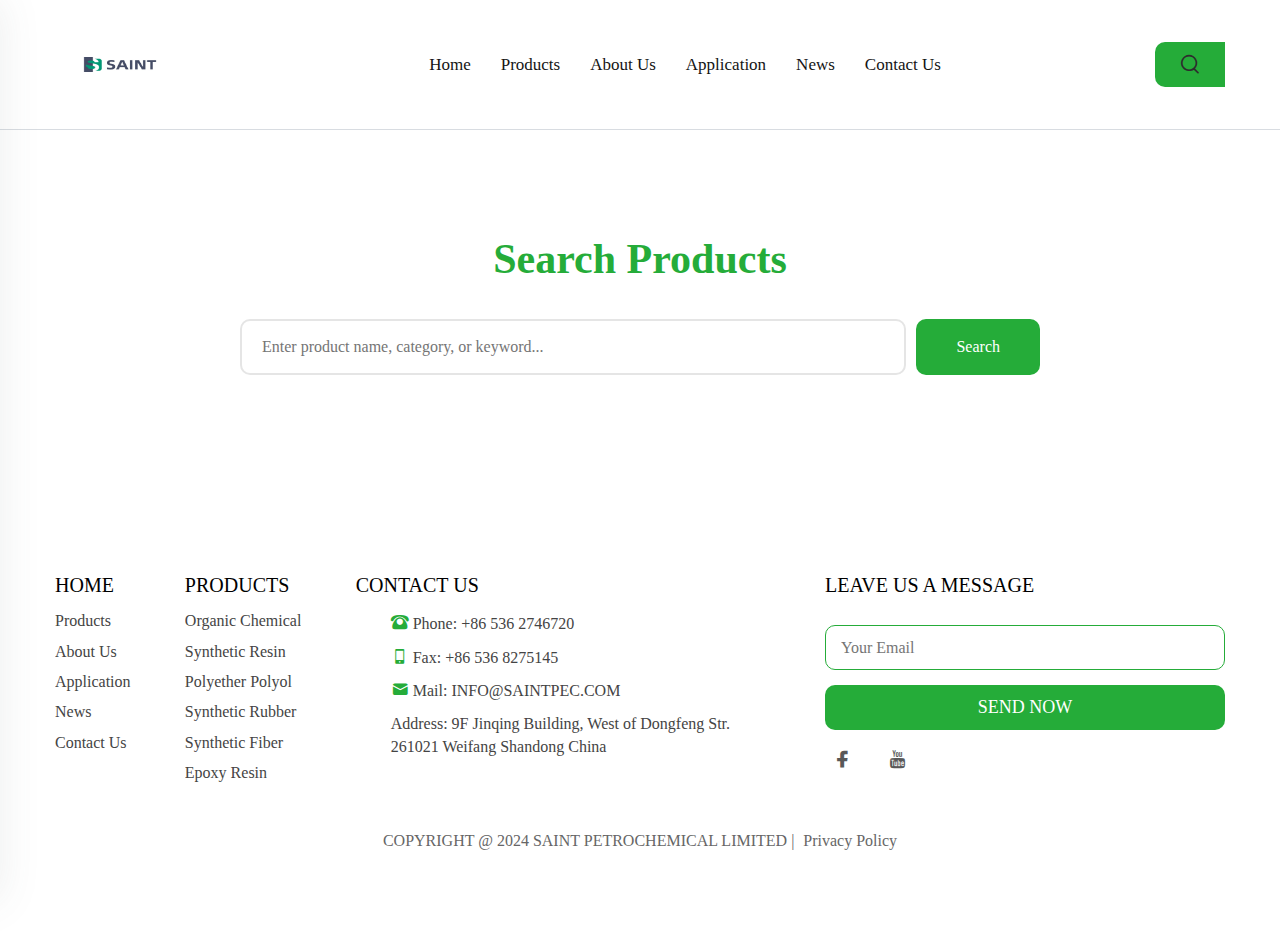
<file: themes.xiaoman.cn/search.html>
<!DOCTYPE html>
<html lang="en">
  <head>
<meta http-equiv="Content-Type" content="text/html;charset=UTF-8">
    <meta content="text/html; charset=utf-8" http-equiv="Content-Type">
    <meta name="viewport" content="width=device-width, initial-scale=1.0, maximum-scale=5.0, user-scalable=yes">
    <meta http-equiv="X-UA-Compatible" content="IE=edge,chrome=1">
    <title>Search PVA Glue, PVA Adhesive & Chemical Products - SAINT PETROCHEMICAL LIMITED</title>
    <meta name="description" content="Search for PVA glue, PVA adhesive, adhesives PVA, VAM, VAE Emulsion, and other chemical products. Find high-quality PVA polymer, PVA resin, and water-soluble PVA solutions.">
    <meta name="keywords" content="pva glue, pva adhesive, adhesives pva, pva in glue, pva glue glue, pva polymer, pva resin, polyvinyl alcohol glue, water soluble pva, search chemical products">
    <meta name="robots" content="index, follow">
    <link rel="canonical" href="" id="canonical-link">
    
    <!-- Open Graph / Facebook -->
    <meta property="og:type" content="website">
    <meta property="og:url" content="" id="og-url">
    <meta property="og:title" content="Search PVA Glue, PVA Adhesive & Chemical Products - SAINT PETROCHEMICAL LIMITED">
    <meta property="og:description" content="Search for PVA glue, PVA adhesive, adhesives PVA, VAM, VAE Emulsion, and other chemical products.">
    <meta property="og:image" content="" id="og-image">
    
    <!-- Twitter -->
    <meta property="twitter:card" content="summary_large_image">
    <meta property="twitter:url" content="" id="twitter-url">
    <meta property="twitter:title" content="Search PVA Glue, PVA Adhesive & Chemical Products - SAINT PETROCHEMICAL LIMITED">
    <meta property="twitter:description" content="Search for PVA glue, PVA adhesive, adhesives PVA, VAM, VAE Emulsion, and other chemical products.">
    <meta property="twitter:image" content="" id="twitter-image">
    <link rel="shortcut icon" href="static/favicon.ico">
    <link rel="preconnect" href="https://shopcdnpro.grainajz.com">
<!-- google analysis -->
<script async src="static/js/48ef0baa98ea4e3f9d30893fa2e05078.js"></script>
<script>
  window.dataLayer = window.dataLayer || [];
  function gtag(){dataLayer.push(arguments);}
  gtag('js', new Date());
  gtag('config', 'G-DGSNQFLD89');
</script>
<link rel="stylesheet" type="text/css" href="static/css/bootstrap.min.css">
<link rel="stylesheet" type="text/css" href="static/css/iconfont.css">
<link rel="stylesheet" type="text/css" href="static/css/animate.css">
<style>
  /*********** reset start **************/
  body {
    color: var(--text-color, #666);
    font-size: 16px;
    line-height: 1.4;
    font-weight: 400;
    text-align: left;
    background: #ffffff;
    font-family: var(--font-family);
    -webkit-font-smoothing: antialiased;
    -moz-font-smoothing: antialiased;
    overflow-x: hidden;
  }

  body * {
    margin: 0;
    padding: 0;
    outline: none !important;
    line-height: 1.4;
  }

  button, input, textarea {
    border: none;
  }

  /*********** 标题 start **************/
  h1, .h1 {
    font-size: 36px;
    font-weight: 700;
    color: var(--title-text-color, #000);
    font-family: var(--title-font-family);
  }
  h2, .h2 {
    font-size: 32px;
    font-weight: 700;
    color: var(--title-text-color, #000);
    font-family: var(--title-font-family);
  }
  h3, .h3 {
    font-size: 24px;
    font-weight: 600;
    color: var(--title-text-color, #000);
    font-family: var(--title-font-family);
  }

  @media only screen and (max-width: 767px) {
    h1, .h1 {
      font-size: 22px;
    }
    h2, .h2 {
      font-size: 20px;
    }
    h3, .h3 {
      font-size: 18px;
    }
  }
  /*********** 标题 end **************/

  a {
    color: inherit;
    text-decoration: none;
  }

  a:hover {
    text-decoration: none;
    color: var(--color-primary);
  }

  ol, ul {
    list-style: none;
  }

  img {
    max-width: 100%;
  }

  :root {
    --color-primary:#25AC39;
    --color-primary-rgb:37, 172, 57;
    --color-second:#158927;
    --color-second-rgb:21, 137, 39;
    --bg-color: #f5f5f5;
    --btn-hover: #25AC39;
    --button-radius: 10px;
    --font-family: Roboto;
    --title-font-family: Roboto_Bold;
    --text-color: #2d2d2d;
    --text-color-rgb: 45, 45, 45;
    --title-text-color: #2d2d2d;
    --title-text-color-rgb: 45, 45, 45;
  }

  @font-face {
    font-family: "Roboto";
    font-display: swap;
    src: url('https://shopcdnpro.grainajz.com/tpl-common/common/css/fonts/Roboto/Roboto-Regular.ttf') format('truetype');
  }
  @font-face {
    font-family: "Roboto_Bold";
    font-display: swap;
    src: url('https://shopcdnpro.grainajz.com/tpl-common/common/css/fonts/Roboto/Roboto-Bold.ttf') format('truetype');
  }

  /* 搜索页面样式 */
  .zhuli-search-page {
    padding: 100px 0 80px;
    background: #fff;
  }

  .zhuli-search-page .search-header {
    text-align: center;
    margin-bottom: 50px;
  }

  .zhuli-search-page .search-header h1 {
    font-size: 42px;
    color: var(--color-primary);
    margin-bottom: 30px;
  }

  .zhuli-search-page .search-box {
    max-width: 800px;
    margin: 0 auto 40px;
    position: relative;
  }

  .zhuli-search-page .search-box form {
    display: flex;
    gap: 10px;
  }

  .zhuli-search-page .search-box .search-input {
    flex: 1;
    padding: 15px 20px;
    font-size: 16px;
    border: 2px solid #e5e5e5;
    border-radius: var(--button-radius);
    transition: all 0.3s ease;
  }

  .zhuli-search-page .search-box .search-input:focus {
    outline: none;
    border-color: var(--color-primary);
  }

  .zhuli-search-page .search-box .search-btn {
    padding: 15px 40px;
    background: var(--color-primary);
    color: #fff;
    font-size: 16px;
    border-radius: var(--button-radius);
    cursor: pointer;
    transition: all 0.3s ease;
  }

  .zhuli-search-page .search-box .search-btn:hover {
    background: var(--color-second);
  }

  .zhuli-search-page .search-results-count {
    text-align: center;
    font-size: 18px;
    color: #666;
    margin-bottom: 40px;
  }

  .zhuli-search-page .search-results {
    list-style: none;
    padding: 0;
    margin: 0;
    display: grid;
    grid-template-columns: repeat(auto-fill, minmax(280px, 1fr));
    gap: 30px;
  }

  .zhuli-search-page .search-results .product-card {
    background: #fff;
    border-radius: 12px;
    overflow: hidden;
    box-shadow: 0 2px 10px rgba(0, 0, 0, 0.08);
    transition: all 0.3s ease;
  }

  .zhuli-search-page .search-results .product-card:hover {
    box-shadow: 0 4px 20px rgba(0, 0, 0, 0.12);
    transform: translateY(-5px);
  }

  .zhuli-search-page .search-results .product-card .box {
    padding: 0;
  }

  .zhuli-search-page .search-results .product-card .pic {
    display: block;
    overflow: hidden;
    width: 100%;
    height: 250px;
  }

  .zhuli-search-page .search-results .product-card .pic img {
    width: 100%;
    height: 100%;
    object-fit: cover;
    transition: all 0.3s ease;
  }

  .zhuli-search-page .search-results .product-card:hover .pic img {
    transform: scale(1.05);
  }

  .zhuli-search-page .search-results .product-card h6 {
    padding: 20px 20px 10px;
    font-size: 18px;
    font-weight: 600;
  }

  .zhuli-search-page .search-results .product-card h6 a {
    color: var(--title-text-color);
    transition: color 0.3s ease;
  }

  .zhuli-search-page .search-results .product-card h6 a:hover {
    color: var(--color-primary);
  }

  .zhuli-search-page .search-results .product-card .product-category {
    padding: 0 20px;
    font-size: 14px;
    color: var(--color-primary);
    font-weight: 500;
    margin-bottom: 10px;
  }

  .zhuli-search-page .search-results .product-card .product-desc {
    padding: 0 20px 20px;
    font-size: 14px;
    color: #666;
    line-height: 1.6;
    display: -webkit-box;
    -webkit-line-clamp: 3;
    -webkit-box-orient: vertical;
    overflow: hidden;
  }

  .zhuli-search-page .no-results {
    text-align: center;
    padding: 60px 20px;
    color: #999;
  }

  .zhuli-search-page .no-results p {
    margin-bottom: 15px;
    font-size: 16px;
  }

  .zhuli-search-page .no-results a {
    color: var(--color-primary);
    text-decoration: underline;
  }

  @media screen and (max-width: 768px) {
    .zhuli-search-page {
      padding: 60px 0 40px;
    }

    .zhuli-search-page .search-header h1 {
      font-size: 28px;
    }

    .zhuli-search-page .search-results {
      grid-template-columns: repeat(auto-fill, minmax(250px, 1fr));
      gap: 20px;
    }
  }

  @media screen and (max-width: 480px) {
    .zhuli-search-page .search-results {
      grid-template-columns: 1fr;
    }

    .zhuli-search-page .search-box form {
      flex-direction: column;
    }

    .zhuli-search-page .search-box .search-btn {
      width: 100%;
    }
  }
</style>

<link rel="stylesheet" type="text/css" href="static/css/index.css">
<link rel="stylesheet" type="text/css" href="static/css/index_2.css">
</head>

<body>
<h1 style="display: none">Search Products - SAINT PETROCHEMICAL LIMITED</h1>
          <!-- sectionStart: zhu_head -->
          

<link rel="stylesheet" type="text/css" href="static/css/index.css">

<div class="zhuli-sitetop">
  <div class="cl">
    <span class="fl mo-header-menu">
      <i class="qico qico-caidan"></i>
    </span>
    <span class="fr mo-header-search">
      <i class="qico qico-search3"></i>
    </span>
  </div>
</div>

<div class="zhuli-search-box">
  <div class="box search-box-only">
    <form class="serchbox cl" name="search" method="get" action="search.html">
      <input type="hidden" name="type" value="product">
      <input class="submit_text" type="text" name="keys" placeholder="Search">
      <button aria-label="submit" type="submit" class="submit_btn">
        <i class="qico qico-search"></i>
      </button>
    </form>
    <a aria-label="close" class="close" href="javascript:void(0)">
      <i class="qico qico-guanbi"></i>
    </a>
  </div>
</div>

<div class="zhuli-mo-leftmenu visible-xs-block">
  <div class="tit cl">
    <h6>All Categories</h6>
    <span>
      <i class="qico qico-guanbi"></i>
    </span>
  </div>
  <ul>
    <li>
      <a aria-label="Home" href="index.html">Home</a>
    </li>
      <li>
        <a aria-label="Products" href="index.html#products">Products</a>
      </li>
      <li>
        <a aria-label="About Us" href="index.html#about">About Us</a>
      </li>
      <li>
        <a aria-label="Application" href="index.html#applications">Application</a>
      </li>
      <li>
        <a aria-label="News" href="news/list.html">News</a>
      </li>
      <li>
        <a aria-label="Contact Us" href="index.html#contact">Contact Us</a>
      </li>
  </ul>
</div>

<div class="zhuli-header">
  <div class="container">
    <div class="logo wow fadeInLeft">
      <a aria-label="logo" href="index.html"><img src="static/picture/saint-logo.jpg" alt="SAINT" width="130" height="84"></a>
    </div>
    <div class="zhuli-nav wow fadeInUp">
      <ul>
        <li>
          <a aria-label="Home" href="index.html">Home</a>
        </li>
          <li>
            <a aria-label="Products" href="index.html#products">Products</a>
          </li>
          <li>
            <a aria-label="About Us" href="index.html#about">About Us</a>
          </li>
          <li>
            <a aria-label="Application" href="index.html#applications">Application</a>
          </li>
          <li>
            <a aria-label="News" href="news/list.html">News</a>
          </li>
          <li>
            <a aria-label="Contact Us" href="index.html#contact">Contact Us</a>
          </li>
      </ul>
    </div>

    <div class="zhuli-header-right wow fadeInRight">
      <div class="zhuli-search">
        <em>
          <i class="qico qico-search3"></i>
        </em>
      </div>
    </div>
  </div>
</div>

          <!-- sectionEnd: zhu_head -->
        
          <!-- sectionStart: zhu_search -->
          
  <div class="zhuli-search-page">
    <div class="container">
      <div class="search-header">
        <h1>Search Products</h1>
        <div class="search-box">
          <form class="search-form" method="get" action="search.html">
            <input type="text" name="keys" class="search-input" placeholder="Enter product name, category, or keyword..." value="">
            <button type="submit" class="search-btn">Search</button>
          </form>
        </div>
        <div class="search-results-count" id="search-results-count"></div>
      </div>
      
      <ul class="search-results" id="search-results">
        <!-- 搜索结果将在这里动态生成 -->
      </ul>
    </div>
  </div>

          <!-- sectionEnd: zhu_search -->
        
          <!-- sectionStart: zhu_foot -->
          

<link rel="stylesheet" type="text/css" href="static/css/index_8.css">
<link rel="stylesheet" type="text/css" href="static/css/form.css">

<footer>
  <div class="container">
    <div class="zhuli-foot-nav">
      <h5>Home</h5>
      <ul>
          <li>
            <a aria-label="Products" href="index.html#products">Products</a>
          </li>
          <li>
            <a aria-label="About Us" href="index.html#about">About Us</a>
          </li>
          <li>
            <a aria-label="Application" href="index.html#applications">Application</a>
          </li>
          <li>
            <a aria-label="News" href="news/list.html">News</a>
          </li>
          <li>
            <a aria-label="Contact Us" href="index.html#contact">Contact Us</a>
          </li>
      </ul>
    </div>
    <div class="zhuli-foot-list">
      <h5>Products</h5>
      <ul>
          <li>
            <a aria-label="Organic Chemical" href="index.html#products">Organic Chemical</a>
          </li>
          <li>
            <a aria-label="Synthetic Resin" href="index.html#products">Synthetic Resin</a>
          </li>
          <li>
            <a aria-label="Polyether Polyol" href="index.html#products">Polyether Polyol</a>
          </li>
          <li>
            <a aria-label="Synthetic Rubber" href="index.html#products">Synthetic Rubber</a>
          </li>
          <li>
            <a aria-label="Synthetic Fiber" href="index.html#products">Synthetic Fiber</a>
          </li>
          <li>
            <a aria-label="Epoxy Resin" href="index.html#products">Epoxy Resin</a>
          </li>
      </ul>
    </div>
    <div id="contact" class="zhuli-foot-contact">
      <h5>Contact us</h5>
      <p class="telA">
        <i class="qico qico-tel3"></i>
        Phone:
        <a aria-label="companytel" href="tel:+865362746720">+86 536 2746720</a>
      </p>
      <p class="telB">
        <i class="qico qico-shouji2"></i>
        Fax:
        <a aria-label="companyfax" href="tel:+865368275145">+86 536 8275145</a>
      </p>
      <p class="mail">
        <i class="qico qico-youxiang"></i>
        Mail:
        <a aria-label="companyemail" href="mailto:INFO@SAINTPEC.COM">INFO@SAINTPEC.COM</a>
      </p>
      <p class="address">
        <i class="qico qico-dizhi"></i>
        Address: 9F Jinqing Building, West of Dongfeng Str. 261021 Weifang Shandong China
      </p>
    </div>
    <div class="zhuli-foot-form">
      <h5>Leave us a message</h5>
      <div class="sendemail">
        <form name="inviteform" method="post" action="javascript:void(0)" class="invite-form">
          <input class="post-text" name="email" type="text" placeholder="Your Email">
          <button type="submit" class="post-btn create-form-submit" id="chk_math">
            SEND NOW
          </button>
        </form>
      </div>
      <div class="share">
          <a aria-label="facebook" href="#contact">
            <i class="iconfont iconfont-facebook"></i>
          </a>
          <a aria-label="youtube" href="#contact">
            <i class="iconfont iconfont-youtube"></i>
          </a>
      </div>
    </div>
  </div>
  <div class="zhuli-copyright">
      <p>
      COPYRIGHT @ 2024 SAINT PETROCHEMICAL LIMITED
        |
        <a aria-label="Privacy Policy" href="#contact">Privacy Policy</a>
    </p>
  </div>
</footer>

          <!-- sectionEnd: zhu_foot -->
        
  <script type="text/javascript" src="static/js/jquery.js" defer></script>
  <script type="text/javascript" src="static/js/popper.min.js" defer></script>
  <script type="text/javascript" src="static/js/bootstrap.min.js" defer></script>
  <script type="text/javascript" src="static/js/wow.js" defer></script>
  <script type="text/javascript" src="static/js/eventtrack.js" defer></script>
  <script type="text/javascript" src="static/js/form.js" defer></script>
  <script type="text/javascript" src="static/js/index.js" defer></script>
  <script type="text/javascript" src="static/js/search.js"></script>
  
  <script>
    // 处理搜索表单提交
    document.querySelector('.search-form')?.addEventListener('submit', function(e) {
      e.preventDefault();
      const query = this.querySelector('.search-input').value.trim();
      if (query) {
        window.location.href = `search.html?keys=${encodeURIComponent(query)}`;
      }
    });
    
    // 动态设置URL（替换themes.xiaoman.cn）
    (function() {
      const fullUrl = window.location.href;
      const basePath = window.location.pathname.split('/').slice(0, -1).join('/') || '';
      
      // 设置canonical链接
      const canonicalLink = document.getElementById('canonical-link');
      if (canonicalLink) {
        canonicalLink.href = fullUrl;
      }
      
      // 设置Open Graph URL
      const ogUrl = document.getElementById('og-url');
      if (ogUrl) {
        ogUrl.content = fullUrl;
      }
      
      // 设置Twitter URL
      const twitterUrl = document.getElementById('twitter-url');
      if (twitterUrl) {
        twitterUrl.content = fullUrl;
      }
      
      // 设置图片URL
      const ogImage = document.getElementById('og-image');
      const twitterImage = document.getElementById('twitter-image');
      const imagePath = 'static/picture/products/product-pva.jpg';
      const fullImageUrl = window.location.origin + (basePath ? basePath + '/' : '/') + imagePath;
      
      if (ogImage) {
        ogImage.content = fullImageUrl;
      }
      if (twitterImage) {
        twitterImage.content = fullImageUrl;
      }
    })();
  </script>
</body>
</html>
</file>
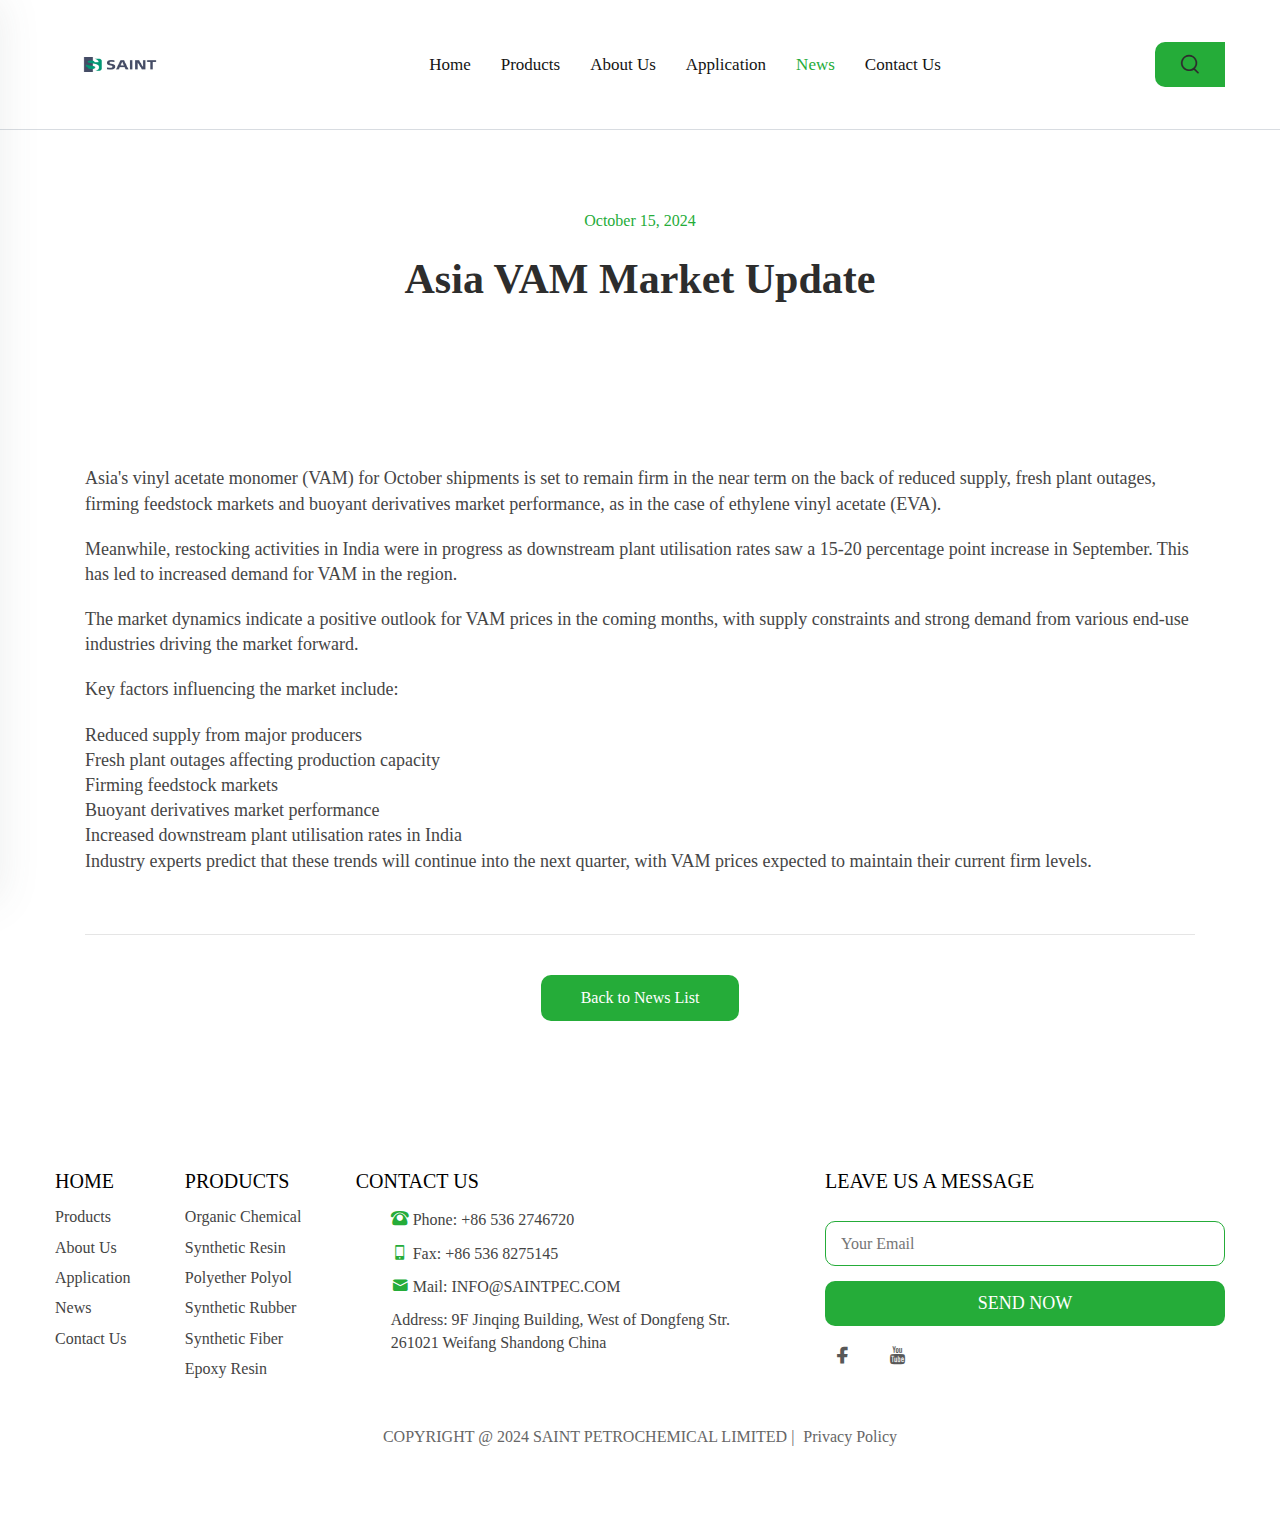
<file: themes.xiaoman.cn/news/detail.html>
<!DOCTYPE html>
<html lang="en">
  <head>
<meta http-equiv="Content-Type" content="text/html;charset=UTF-8">
    <meta content="text/html; charset=utf-8" http-equiv="Content-Type">
    <meta name="viewport" content="width=device-width, initial-scale=1.0, maximum-scale=5.0, user-scalable=yes">
    <meta http-equiv="X-UA-Compatible" content="IE=edge,chrome=1">
    <title id="page-title">News Detail - SAINT PETROCHEMICAL LIMITED</title>
    <meta name="description" content="News detail page for SAINT PETROCHEMICAL LIMITED">
    <!-- Favicon 网站图标 -->
    <link rel="icon" type="image/x-icon" href="../favicon.ico" />
    <link rel="shortcut icon" href="../favicon.ico" />
    <link rel="icon" type="image/png" sizes="32x32" href="../static/picture/favicon-32x32.png" />
    <link rel="icon" type="image/png" sizes="16x16" href="../static/picture/favicon-16x16.png" />
    <link rel="apple-touch-icon" sizes="180x180" href="../static/picture/apple-touch-icon.png" />
    <meta name="msapplication-TileImage" content="../static/picture/apple-touch-icon.png" />
    <link rel="preconnect" href="https://shopcdnpro.grainajz.com">
<!-- google analysis -->
<!-- Google tag (gtag.js) -->
<script async src="https://www.googletagmanager.com/gtag/js?id=G-HY0EL2XF3Q"></script>
<script>
  window.dataLayer = window.dataLayer || [];
  function gtag(){dataLayer.push(arguments);}
  gtag('js', new Date());

  gtag('config', 'G-HY0EL2XF3Q');
</script>
<link rel="stylesheet" type="text/css" href="../static/css/bootstrap.min.css">
<link rel="stylesheet" type="text/css" href="../static/css/iconfont.css">
<link rel="stylesheet" type="text/css" href="../static/css/animate.css">
<style>
  /*********** reset start **************/
  body {
    color: var(--text-color, #666);
    font-size: 16px;
    line-height: 1.4;
    font-weight: 400;
    text-align: left;
    background: #ffffff;
    font-family: var(--font-family);
    -webkit-font-smoothing: antialiased;
    -moz-font-smoothing: antialiased;
    overflow-x: hidden;
  }

  body * {
    margin: 0;
    padding: 0;
    outline: none !important;
    line-height: 1.4;
  }

  button, input, textarea {
    border: none;
  }

  /*********** 标题 start **************/
  h1, .h1 {
    font-size: 36px;
    font-weight: 700;
    color: var(--title-text-color, #000);
    font-family: var(--title-font-family);
  }
  h2, .h2 {
    font-size: 32px;
    font-weight: 700;
    color: var(--title-text-color, #000);
    font-family: var(--title-font-family);
  }
  h3, .h3 {
    font-size: 24px;
    font-weight: 600;
    color: var(--title-text-color, #000);
    font-family: var(--title-font-family);
  }

  @media only screen and (max-width: 767px) {
    h1, .h1 {
      font-size: 22px;
    }
    h2, .h2 {
      font-size: 20px;
    }
    h3, .h3 {
      font-size: 18px;
    }
  }
  /*********** 标题 end **************/

  a {
    color: inherit;
    text-decoration: none;
  }

  a:hover {
    text-decoration: none;
    color: var(--color-primary);
  }

  ol, ul {
    list-style: none;
  }

  img {
    max-width: 100%;
  }

  :root {
    --color-primary:#25AC39;
    --color-primary-rgb:37, 172, 57;
    --color-second:#158927;
    --color-second-rgb:21, 137, 39;
    --bg-color: #f5f5f5;
    --btn-hover: #25AC39;
    --button-radius: 10px;
    --font-family: Roboto;
    --title-font-family: Roboto_Bold;
    --text-color: #2d2d2d;
    --text-color-rgb: 45, 45, 45;
    --title-text-color: #2d2d2d;
    --title-text-color-rgb: 45, 45, 45;
  }

  @font-face {
    font-family: "Roboto";
    font-display: swap;
    src: url('https://shopcdnpro.grainajz.com/tpl-common/common/css/fonts/Roboto/Roboto-Regular.ttf') format('truetype');
  }
  @font-face {
    font-family: "Roboto_Bold";
    font-display: swap;
    src: url('https://shopcdnpro.grainajz.com/tpl-common/common/css/fonts/Roboto/Roboto-Bold.ttf') format('truetype');
  }

  /* 新闻详情页面样式 */
  .zhuli-news-detail {
    padding: 80px 0;
    background: #fff;
  }

  .zhuli-news-detail .container {
    max-width: 1200px;
    margin: 0 auto;
    padding: 0 45px;
  }

  .zhuli-news-detail .news-header {
    text-align: center;
    margin-bottom: 50px;
  }

  .zhuli-news-detail .news-header .news-date {
    font-size: 16px;
    color: var(--color-primary);
    margin-bottom: 20px;
  }

  .zhuli-news-detail .news-header .news-title {
    font-size: 42px;
    font-weight: 700;
    color: var(--title-text-color);
    line-height: 1.3;
    margin-bottom: 30px;
  }

  .zhuli-news-detail .news-image {
    width: 100%;
    margin: 40px 0;
    border-radius: 12px;
    overflow: hidden;
  }

  .zhuli-news-detail .news-image img {
    width: 100%;
    height: auto;
    display: block;
  }

  .zhuli-news-detail .news-content {
    font-size: 18px;
    line-height: 1.8;
    color: #454545;
    margin: 40px 0;
  }

  .zhuli-news-detail .news-content p {
    margin-bottom: 20px;
  }

  .zhuli-news-detail .news-footer {
    margin-top: 60px;
    padding-top: 40px;
    border-top: 1px solid #e5e5e5;
    text-align: center;
  }

  .zhuli-news-detail .news-footer .back-link {
    display: inline-block;
    padding: 12px 40px;
    background: var(--color-primary);
    color: #fff;
    font-size: 16px;
    border-radius: var(--button-radius);
    transition: all 0.3s ease;
  }

  .zhuli-news-detail .news-footer .back-link:hover {
    background: var(--color-second);
  }

  @media screen and (max-width: 768px) {
    .zhuli-news-detail {
      padding: 40px 0;
    }
    
    .zhuli-news-detail .container {
      padding: 0 20px;
    }
    
    .zhuli-news-detail .news-header .news-title {
      font-size: 28px;
    }
    
    .zhuli-news-detail .news-content {
      font-size: 16px;
    }
  }
</style>

<link rel="stylesheet" type="text/css" href="../static/css/index.css">
</head>

<body>
<h1 style="display: none">News Detail - SAINT PETROCHEMICAL LIMITED</h1>
          <!-- sectionStart: zhu_head -->
          

<link rel="stylesheet" type="text/css" href="../static/css/index.css">

<div class="zhuli-sitetop">
  <div class="cl">
    <span class="fl mo-header-menu">
      <i class="qico qico-caidan"></i>
    </span>
    <span class="fr mo-header-search">
      <i class="qico qico-search3"></i>
    </span>
  </div>
</div>

<div class="zhuli-search-box">
  <div class="box search-box-only">
    <form class="serchbox cl" name="search" method="post" action="javascript:void(0)">
      <input type="hidden" name="type" value="product">
      <input class="submit_text" type="text" name="keys" placeholder="Search">
      <button aria-label="submit" type="submit" class="submit_btn">
        <i class="qico qico-search"></i>
      </button>
    </form>
    <a aria-label="close" class="close" href="javascript:void(0)">
      <i class="qico qico-guanbi"></i>
    </a>
  </div>
</div>

<div class="zhuli-mo-leftmenu visible-xs-block">
  <div class="tit cl">
    <h6>All Categories</h6>
    <span>
      <i class="qico qico-guanbi"></i>
    </span>
  </div>
  <ul>
    <li>
      <a aria-label="Home" href="../index.html">Home</a>
    </li>
      <li>
        <a aria-label="Products" href="../index.html#products">Products</a>
      </li>
      <li>
        <a aria-label="About Us" href="../index.html#about">About Us</a>
      </li>
      <li>
        <a aria-label="Application" href="../index.html#applications">Application</a>
      </li>
      <li class="active">
        <a aria-label="News" href="list.html">News</a>
      </li>
      <li>
        <a aria-label="Contact Us" href="../index.html#contact">Contact Us</a>
      </li>
  </ul>
</div>

<div class="zhuli-header">
  <div class="container">
    <div class="logo wow fadeInLeft">
      <a aria-label="logo" href="../index.html"><img src="../static/picture/saint-logo.jpg" alt="SAINT" width="130" height="84"></a>
    </div>
    <div class="zhuli-nav wow fadeInUp">
      <ul>
        <li>
          <a aria-label="Home" href="../index.html">Home</a>
        </li>
          <li>
            <a aria-label="Products" href="../index.html#products">Products</a>
          </li>
          <li>
            <a aria-label="About Us" href="../index.html#about">About Us</a>
          </li>
          <li>
            <a aria-label="Application" href="../index.html#applications">Application</a>
          </li>
          <li class="active">
            <a aria-label="News" href="list.html">News</a>
          </li>
          <li>
            <a aria-label="Contact Us" href="../index.html#contact">Contact Us</a>
          </li>
      </ul>
    </div>

    <div class="zhuli-header-right wow fadeInRight">
      <div class="zhuli-search">
        <em>
          <i class="qico qico-search3"></i>
        </em>
      </div>
    </div>
  </div>
</div>

          <!-- sectionEnd: zhu_head -->
        
          <!-- sectionStart: zhu_news_detail -->
          
  <div class="zhuli-news-detail">
    <div class="container">
      <div class="news-header">
        <div class="news-date" id="news-date"></div>
        <h1 class="news-title" id="news-title"></h1>
      </div>
      
      <div class="news-image">
        <img src="" alt="" id="news-image">
      </div>
      
      <div class="news-content" id="news-content">
        <!-- 新闻内容将通过JavaScript动态生成 -->
      </div>
      
      <div class="news-footer">
        <a href="list.html" class="back-link">Back to News List</a>
      </div>
    </div>
  </div>

          <!-- sectionEnd: zhu_news_detail -->
        
          <!-- sectionStart: zhu_foot -->
          

<link rel="stylesheet" type="text/css" href="../static/css/index_8.css">
<link rel="stylesheet" type="text/css" href="../static/css/form.css">

<footer>
  <div class="container">
    <div class="zhuli-foot-nav">
      <h5>Home</h5>
      <ul>
          <li>
            <a aria-label="Products" href="../index.html#products">Products</a>
          </li>
          <li>
            <a aria-label="About Us" href="../index.html#about">About Us</a>
          </li>
          <li>
            <a aria-label="Application" href="../index.html#applications">Application</a>
          </li>
          <li>
            <a aria-label="News" href="list.html">News</a>
          </li>
          <li>
            <a aria-label="Contact Us" href="../index.html#contact">Contact Us</a>
          </li>
      </ul>
    </div>
    <div class="zhuli-foot-list">
      <h5>Products</h5>
      <ul>
          <li>
            <a aria-label="Organic Chemical" href="../index.html#products">Organic Chemical</a>
          </li>
          <li>
            <a aria-label="Synthetic Resin" href="../index.html#products">Synthetic Resin</a>
          </li>
          <li>
            <a aria-label="Polyether Polyol" href="../index.html#products">Polyether Polyol</a>
          </li>
          <li>
            <a aria-label="Synthetic Rubber" href="../index.html#products">Synthetic Rubber</a>
          </li>
          <li>
            <a aria-label="Synthetic Fiber" href="../index.html#products">Synthetic Fiber</a>
          </li>
          <li>
            <a aria-label="Epoxy Resin" href="../index.html#products">Epoxy Resin</a>
          </li>
      </ul>
    </div>
    <div id="contact" class="zhuli-foot-contact">
      <h5>Contact us</h5>
      <p class="telA">
        <i class="qico qico-tel3"></i>
        Phone:
        <a aria-label="companytel" href="tel:+865362746720">+86 536 2746720</a>
      </p>
      <p class="telB">
        <i class="qico qico-shouji2"></i>
        Fax:
        <a aria-label="companyfax" href="tel:+865368275145">+86 536 8275145</a>
      </p>
      <p class="mail">
        <i class="qico qico-youxiang"></i>
        Mail:
        <a aria-label="companyemail" href="mailto:INFO@SAINTPEC.COM">INFO@SAINTPEC.COM</a>
      </p>
      <p class="address">
        <i class="qico qico-dizhi"></i>
        Address: 9F Jinqing Building, West of Dongfeng Str. 261021 Weifang Shandong China
      </p>
    </div>
    <div class="zhuli-foot-form">
      <h5>Leave us a message</h5>
      <div class="sendemail">
        <form name="inviteform" method="post" action="javascript:void(0)" class="invite-form">
          <input class="post-text" name="email" type="text" placeholder="Your Email">
          <button type="submit" class="post-btn create-form-submit" id="chk_math">
            SEND NOW
          </button>
        </form>
      </div>
      <div class="share">
          <a aria-label="facebook" href="#contact">
            <i class="iconfont iconfont-facebook"></i>
          </a>
          <a aria-label="youtube" href="#contact">
            <i class="iconfont iconfont-youtube"></i>
          </a>
      </div>
    </div>
  </div>
  <div class="zhuli-copyright">
      <p>
      COPYRIGHT @ 2024 SAINT PETROCHEMICAL LIMITED
        |
        <a aria-label="Privacy Policy" href="#contact">Privacy Policy</a>
    </p>
  </div>
</footer>

          <!-- sectionEnd: zhu_foot -->
        
  <script type="text/javascript" src="../static/js/jquery.js" defer></script>
  <script type="text/javascript" src="../static/js/popper.min.js" defer></script>
  <script type="text/javascript" src="../static/js/bootstrap.min.js" defer></script>
  <script type="text/javascript" src="../static/js/wow.js" defer></script>
  <script type="text/javascript" src="../static/js/eventtrack.js" defer></script>
  <script type="text/javascript" src="../static/js/form.js" defer></script>
  <script type="text/javascript" src="../static/js/index.js" defer></script>
  
  <!-- 新闻详情页面JavaScript -->
  <script>
    // 新闻数据配置
    const newsData = {
      'asia-vam': {
        title: 'Asia VAM Market Update',
        date: 'October 15, 2024',
        image: '../static/picture/placeholder.png',
        content: `
          <p>Asia's vinyl acetate monomer (VAM) for October shipments is set to remain firm in the near term on the back of reduced supply, fresh plant outages, firming feedstock markets and buoyant derivatives market performance, as in the case of ethylene vinyl acetate (EVA).</p>
          
          <p>Meanwhile, restocking activities in India were in progress as downstream plant utilisation rates saw a 15-20 percentage point increase in September. This has led to increased demand for VAM in the region.</p>
          
          <p>The market dynamics indicate a positive outlook for VAM prices in the coming months, with supply constraints and strong demand from various end-use industries driving the market forward.</p>
          
          <p>Key factors influencing the market include:</p>
          <ul>
            <li>Reduced supply from major producers</li>
            <li>Fresh plant outages affecting production capacity</li>
            <li>Firming feedstock markets</li>
            <li>Buoyant derivatives market performance</li>
            <li>Increased downstream plant utilisation rates in India</li>
          </ul>
          
          <p>Industry experts predict that these trends will continue into the next quarter, with VAM prices expected to maintain their current firm levels.</p>
        `
      },
      'europe-feedstocks': {
        title: 'Europe Feedstocks and Petrochemicals',
        date: 'October 10, 2024',
        image: '../static/picture/placeholder.png',
        content: `
          <p>Crude: Prices fell on the back of mounting concerns about fuel demand, which has been negatively impacted by rising coronavirus cases across the globe. The possible return of Libyan exports added to the bearish sentiment.</p>
          
          <p>Naphtha: Sentiment was mixed in the European open-spec spot market, with fluctuations in upstream crude futures. The market saw varying levels of activity depending on regional demand patterns.</p>
          
          <p>Ethylene: European ethylene spot prices remained relatively stable, with supply and demand in balance. However, market participants are closely monitoring upstream developments.</p>
          
          <p>Propylene: The propylene market showed signs of recovery, with improved demand from downstream sectors. Prices have been trending upward in recent weeks.</p>
          
          <p>Market outlook for European feedstocks remains cautious, with ongoing concerns about global economic recovery and its impact on petrochemical demand.</p>
        `
      },
      'market-trends': {
        title: 'Global Chemical Market Trends',
        date: 'October 8, 2024',
        image: '../static/picture/placeholder.png',
        content: `
          <p>Market sentiment is fairly buoyant on the back of price gains in Asia, but supply issues will be resolved and demand still has a long way to go before it returns to pre-pandemic levels.</p>
          
          <p>The European market is well supplied, with turnarounds running according to plan into late November. This has helped maintain stable pricing in the region.</p>
          
          <p>Key trends observed in the global chemical market include:</p>
          <ul>
            <li>Strong price performance in Asian markets</li>
            <li>Gradual recovery in demand across various sectors</li>
            <li>Supply chain normalization in progress</li>
            <li>Continued focus on sustainability and environmental compliance</li>
          </ul>
          
          <p>Looking ahead, industry analysts expect a gradual recovery in global chemical markets, with demand returning to normal levels over the next 12-18 months. However, challenges remain in terms of supply chain disruptions and raw material availability.</p>
          
          <p>The market is also seeing increased investment in sustainable production technologies and circular economy initiatives, which are expected to shape the industry's future direction.</p>
        `
      }
    };

    // 获取URL参数
    function getUrlParameter(name) {
      name = name.replace(/[\[]/, '\\[').replace(/[\]]/, '\\]');
      const regex = new RegExp('[\\?&]' + name + '=([^&#]*)');
      const results = regex.exec(location.search);
      return results === null ? '' : decodeURIComponent(results[1].replace(/\+/g, ' '));
    }

    // 初始化新闻详情
    function initNewsDetail() {
      const newsId = getUrlParameter('news') || 'asia-vam';
      const news = newsData[newsId];
      
      if (!news) {
        // 如果新闻不存在，重定向到新闻列表
        window.location.href = 'list.html';
        return;
      }

      // 更新页面标题
      document.getElementById('page-title').textContent = news.title + ' - SAINT PETROCHEMICAL LIMITED';
      document.querySelector('h1').textContent = news.title + ' - SAINT PETROCHEMICAL LIMITED';

      // 更新新闻日期
      document.getElementById('news-date').textContent = news.date;

      // 更新新闻标题
      document.getElementById('news-title').textContent = news.title;

      // 更新新闻图片
      const newsImage = document.getElementById('news-image');
      newsImage.src = news.image;
      newsImage.alt = news.title;

      // 更新新闻内容
      document.getElementById('news-content').innerHTML = news.content;
    }
    
    // 页面加载完成后初始化
    document.addEventListener('DOMContentLoaded', function() {
      initNewsDetail();
    });
  </script>
</body>
</html>
</file>
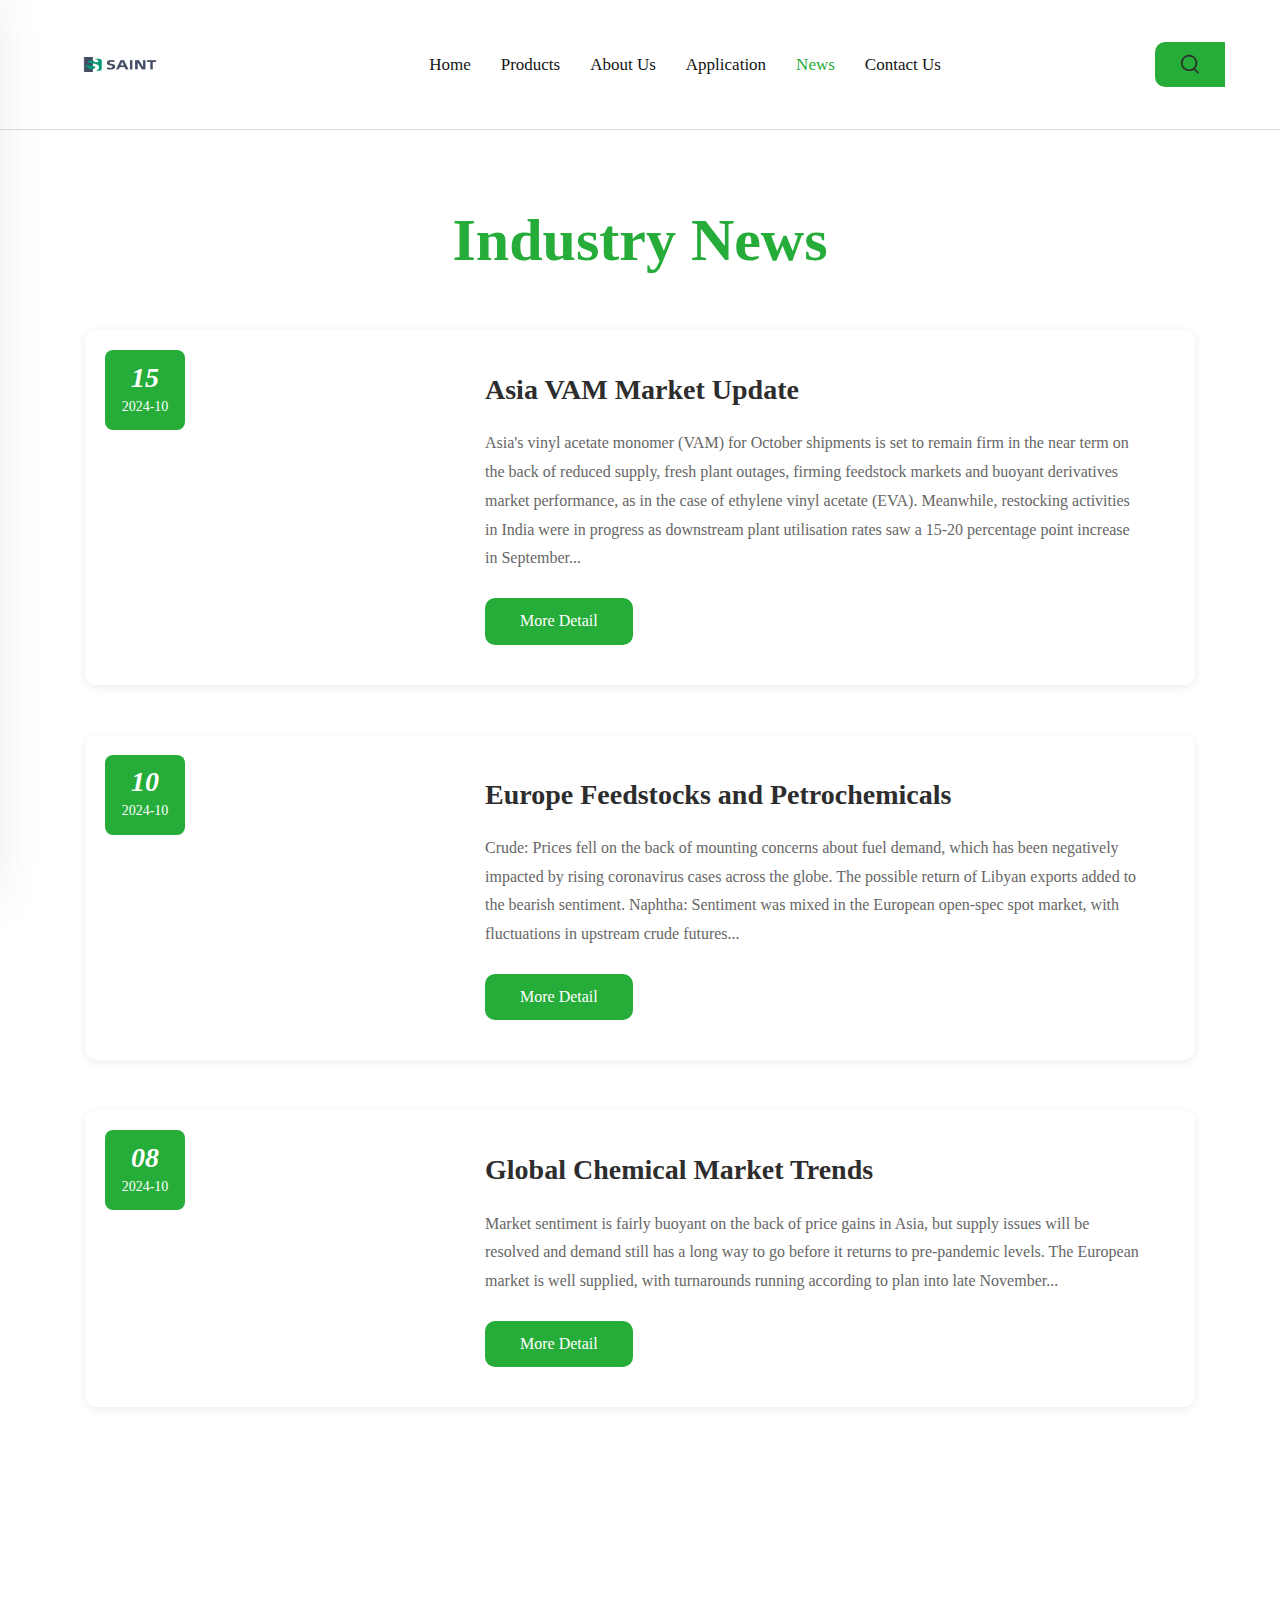
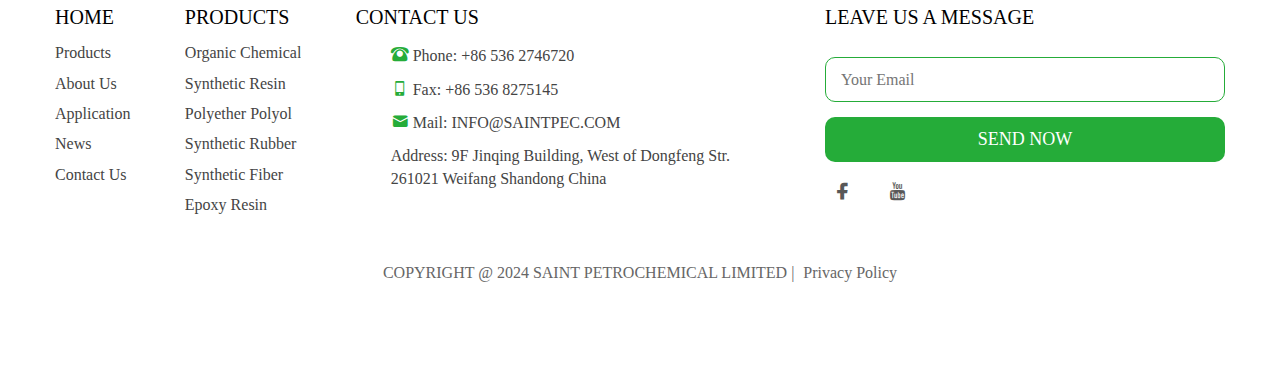
<file: themes.xiaoman.cn/news/list.html>
<!DOCTYPE html>
<html lang="en">
  <head>
<meta http-equiv="Content-Type" content="text/html;charset=UTF-8">
    <meta content="text/html; charset=utf-8" http-equiv="Content-Type">
    <meta name="viewport" content="width=device-width, initial-scale=1.0, maximum-scale=5.0, user-scalable=yes">
    <meta http-equiv="X-UA-Compatible" content="IE=edge,chrome=1">
    <title>Industry News - SAINT PETROCHEMICAL LIMITED</title>
    <meta name="description" content="Industry news and updates from SAINT PETROCHEMICAL LIMITED">
    <!-- Favicon 网站图标 -->
    <link rel="icon" type="image/x-icon" href="../favicon.ico" />
    <link rel="shortcut icon" href="../favicon.ico" />
    <link rel="icon" type="image/png" sizes="32x32" href="../static/picture/favicon-32x32.png" />
    <link rel="icon" type="image/png" sizes="16x16" href="../static/picture/favicon-16x16.png" />
    <link rel="apple-touch-icon" sizes="180x180" href="../static/picture/apple-touch-icon.png" />
    <meta name="msapplication-TileImage" content="../static/picture/apple-touch-icon.png" />
    <link rel="preconnect" href="https://shopcdnpro.grainajz.com">
<!-- google analysis -->
<script async src="../static/js/48ef0baa98ea4e3f9d30893fa2e05078.js"></script>
<script>
  window.dataLayer = window.dataLayer || [];
  function gtag(){dataLayer.push(arguments);}
  gtag('js', new Date());
  gtag('config', 'G-DGSNQFLD89');
</script>
<link rel="stylesheet" type="text/css" href="../static/css/bootstrap.min.css">
<link rel="stylesheet" type="text/css" href="../static/css/iconfont.css">
<link rel="stylesheet" type="text/css" href="../static/css/animate.css">
<style>
  /*********** reset start **************/
  body {
    color: var(--text-color, #666);
    font-size: 16px;
    line-height: 1.4;
    font-weight: 400;
    text-align: left;
    background: #ffffff;
    font-family: var(--font-family);
    -webkit-font-smoothing: antialiased;
    -moz-font-smoothing: antialiased;
    overflow-x: hidden;
  }

  body * {
    margin: 0;
    padding: 0;
    outline: none !important;
    line-height: 1.4;
  }

  button, input, textarea {
    border: none;
  }

  /*********** 标题 start **************/
  h1, .h1 {
    font-size: 36px;
    font-weight: 700;
    color: var(--title-text-color, #000);
    font-family: var(--title-font-family);
  }
  h2, .h2 {
    font-size: 32px;
    font-weight: 700;
    color: var(--title-text-color, #000);
    font-family: var(--title-font-family);
  }
  h3, .h3 {
    font-size: 24px;
    font-weight: 600;
    color: var(--title-text-color, #000);
    font-family: var(--title-font-family);
  }

  @media only screen and (max-width: 767px) {
    h1, .h1 {
      font-size: 22px;
    }
    h2, .h2 {
      font-size: 20px;
    }
    h3, .h3 {
      font-size: 18px;
    }
  }
  /*********** 标题 end **************/

  a {
    color: inherit;
    text-decoration: none;
  }

  a:hover {
    text-decoration: none;
    color: var(--color-primary);
  }

  ol, ul {
    list-style: none;
  }

  img {
    max-width: 100%;
  }

  :root {
    --color-primary:#25AC39;
    --color-primary-rgb:37, 172, 57;
    --color-second:#158927;
    --color-second-rgb:21, 137, 39;
    --bg-color: #f5f5f5;
    --btn-hover: #25AC39;
    --button-radius: 10px;
    --font-family: Roboto;
    --title-font-family: Roboto_Bold;
    --text-color: #2d2d2d;
    --text-color-rgb: 45, 45, 45;
    --title-text-color: #2d2d2d;
    --title-text-color-rgb: 45, 45, 45;
  }

  @font-face {
    font-family: "Roboto";
    font-display: swap;
    src: url('https://shopcdnpro.grainajz.com/tpl-common/common/css/fonts/Roboto/Roboto-Regular.ttf') format('truetype');
  }
  @font-face {
    font-family: "Roboto_Bold";
    font-display: swap;
    src: url('https://shopcdnpro.grainajz.com/tpl-common/common/css/fonts/Roboto/Roboto-Bold.ttf') format('truetype');
  }
</style>

<link rel="stylesheet" type="text/css" href="../static/css/index.css">
<link rel="stylesheet" type="text/css" href="../static/css/news-list.css">
</head>

<body>
<h1 style="display: none">Industry News - SAINT PETROCHEMICAL LIMITED</h1>
          <!-- sectionStart: zhu_head -->
          

<link rel="stylesheet" type="text/css" href="../static/css/index.css">

<div class="zhuli-sitetop">
  <div class="cl">
    <span class="fl mo-header-menu">
      <i class="qico qico-caidan"></i>
    </span>
    <span class="fr mo-header-search">
      <i class="qico qico-search3"></i>
    </span>
  </div>
</div>

<div class="zhuli-search-box">
  <div class="box search-box-only">
    <form class="serchbox cl" name="search" method="post" action="javascript:void(0)">
      <input type="hidden" name="type" value="product">
      <input class="submit_text" type="text" name="keys" placeholder="Search">
      <button aria-label="submit" type="submit" class="submit_btn">
        <i class="qico qico-search"></i>
      </button>
    </form>
    <a aria-label="close" class="close" href="javascript:void(0)">
      <i class="qico qico-guanbi"></i>
    </a>
  </div>
</div>

<div class="zhuli-mo-leftmenu visible-xs-block">
  <div class="tit cl">
    <h6>All Categories</h6>
    <span>
      <i class="qico qico-guanbi"></i>
    </span>
  </div>
  <ul>
    <li>
      <a aria-label="Home" href="../index.html">Home</a>
    </li>
      <li>
        <a aria-label="Products" href="../index.html#products">Products</a>
      </li>
      <li>
        <a aria-label="About Us" href="../index.html#about">About Us</a>
      </li>
      <li>
        <a aria-label="Application" href="../index.html#applications">Application</a>
      </li>
      <li class="active">
        <a aria-label="News" href="list.html">News</a>
      </li>
      <li>
        <a aria-label="Contact Us" href="../index.html#contact">Contact Us</a>
      </li>
  </ul>
</div>

<div class="zhuli-header">
  <div class="container">
    <div class="logo wow fadeInLeft">
      <a aria-label="logo" href="../index.html"><img src="../static/picture/saint-logo.jpg" alt="SAINT" width="130" height="84"></a>
    </div>
    <div class="zhuli-nav wow fadeInUp">
      <ul>
        <li>
          <a aria-label="Home" href="../index.html">Home</a>
        </li>
          <li>
            <a aria-label="Products" href="../index.html#products">Products</a>
          </li>
          <li>
            <a aria-label="About Us" href="../index.html#about">About Us</a>
          </li>
          <li>
            <a aria-label="Application" href="../index.html#applications">Application</a>
          </li>
          <li class="active">
            <a aria-label="News" href="list.html">News</a>
          </li>
          <li>
            <a aria-label="Contact Us" href="../index.html#contact">Contact Us</a>
          </li>
      </ul>
    </div>

    <div class="zhuli-header-right wow fadeInRight">
      <div class="zhuli-search">
        <em>
          <i class="qico qico-search3"></i>
        </em>
      </div>
    </div>
  </div>
</div>

          <!-- sectionEnd: zhu_head -->
        
          <!-- sectionStart: zhu_news -->
          
  <div id="news" class="zhuli-news-list">
    <div class="container">
        <h3 class="wow fadeInDown">
        Industry News
      </h3>
      <ul class="news-list wow fadeInUp" data-wow-delay=".3s">
          <li class="news-item">
            <div class="news-image">
              <a aria-label="Asia VAM Market" href="detail.html?news=asia-vam">
                <img src="../static/picture/placeholder.png" alt="Asia VAM Market" data-src="../static/picture/placeholder.png">
              </a>
              <div class="news-date">
                <em>15</em>
                <span>2024-10</span>
              </div>
            </div>
            <div class="news-content">
              <h2 class="news-title">
                <a aria-label="Asia VAM Market" href="detail.html?news=asia-vam">Asia VAM Market Update</a>
              </h2>
              <p class="news-excerpt">Asia's vinyl acetate monomer (VAM) for October shipments is set to remain firm in the near term on the back of reduced supply, fresh plant outages, firming feedstock markets and buoyant derivatives market performance, as in the case of ethylene vinyl acetate (EVA). Meanwhile, restocking activities in India were in progress as downstream plant utilisation rates saw a 15-20 percentage point increase in September...</p>
              <a aria-label="More Detail" class="news-more" href="detail.html?news=asia-vam">More Detail</a>
            </div>
          </li>
          <li class="news-item">
            <div class="news-image">
              <a aria-label="Europe Feedstocks" href="detail.html?news=europe-feedstocks">
                <img src="../static/picture/placeholder.png" alt="Europe Feedstocks" data-src="../static/picture/placeholder.png">
              </a>
              <div class="news-date">
                <em>10</em>
                <span>2024-10</span>
              </div>
            </div>
            <div class="news-content">
              <h2 class="news-title">
                <a aria-label="Europe Feedstocks" href="detail.html?news=europe-feedstocks">Europe Feedstocks and Petrochemicals</a>
              </h2>
              <p class="news-excerpt">Crude: Prices fell on the back of mounting concerns about fuel demand, which has been negatively impacted by rising coronavirus cases across the globe. The possible return of Libyan exports added to the bearish sentiment. Naphtha: Sentiment was mixed in the European open-spec spot market, with fluctuations in upstream crude futures...</p>
              <a aria-label="More Detail" class="news-more" href="detail.html?news=europe-feedstocks">More Detail</a>
            </div>
          </li>
          <li class="news-item">
            <div class="news-image">
              <a aria-label="Market Trends" href="detail.html?news=market-trends">
                <img src="../static/picture/placeholder.png" alt="Market Trends" data-src="../static/picture/placeholder.png">
              </a>
              <div class="news-date">
                <em>08</em>
                <span>2024-10</span>
              </div>
            </div>
            <div class="news-content">
              <h2 class="news-title">
                <a aria-label="Market Trends" href="detail.html?news=market-trends">Global Chemical Market Trends</a>
              </h2>
              <p class="news-excerpt">Market sentiment is fairly buoyant on the back of price gains in Asia, but supply issues will be resolved and demand still has a long way to go before it returns to pre-pandemic levels. The European market is well supplied, with turnarounds running according to plan into late November...</p>
              <a aria-label="More Detail" class="news-more" href="detail.html?news=market-trends">More Detail</a>
            </div>
          </li>
      </ul>
    </div>
  </div>

          <!-- sectionEnd: zhu_news -->
        
          <!-- sectionStart: zhu_foot -->
          

<link rel="stylesheet" type="text/css" href="../static/css/index_8.css">
<link rel="stylesheet" type="text/css" href="../static/css/form.css">

<footer>
  <div class="container">
    <div class="zhuli-foot-nav">
      <h5>Home</h5>
      <ul>
          <li>
            <a aria-label="Products" href="../index.html#products">Products</a>
          </li>
          <li>
            <a aria-label="About Us" href="../index.html#about">About Us</a>
          </li>
          <li>
            <a aria-label="Application" href="../index.html#applications">Application</a>
          </li>
          <li>
            <a aria-label="News" href="list.html">News</a>
          </li>
          <li>
            <a aria-label="Contact Us" href="../index.html#contact">Contact Us</a>
          </li>
      </ul>
    </div>
    <div class="zhuli-foot-list">
      <h5>Products</h5>
      <ul>
          <li>
            <a aria-label="Organic Chemical" href="../index.html#products">Organic Chemical</a>
          </li>
          <li>
            <a aria-label="Synthetic Resin" href="../index.html#products">Synthetic Resin</a>
          </li>
          <li>
            <a aria-label="Polyether Polyol" href="../index.html#products">Polyether Polyol</a>
          </li>
          <li>
            <a aria-label="Synthetic Rubber" href="../index.html#products">Synthetic Rubber</a>
          </li>
          <li>
            <a aria-label="Synthetic Fiber" href="../index.html#products">Synthetic Fiber</a>
          </li>
          <li>
            <a aria-label="Epoxy Resin" href="../index.html#products">Epoxy Resin</a>
          </li>
      </ul>
    </div>
    <div id="contact" class="zhuli-foot-contact">
      <h5>Contact us</h5>
      <p class="telA">
        <i class="qico qico-tel3"></i>
        Phone:
        <a aria-label="companytel" href="tel:+865362746720">+86 536 2746720</a>
      </p>
      <p class="telB">
        <i class="qico qico-shouji2"></i>
        Fax:
        <a aria-label="companyfax" href="tel:+865368275145">+86 536 8275145</a>
      </p>
      <p class="mail">
        <i class="qico qico-youxiang"></i>
        Mail:
        <a aria-label="companyemail" href="mailto:INFO@SAINTPEC.COM">INFO@SAINTPEC.COM</a>
      </p>
      <p class="address">
        <i class="qico qico-dizhi"></i>
        Address: 9F Jinqing Building, West of Dongfeng Str. 261021 Weifang Shandong China
      </p>
    </div>
    <div class="zhuli-foot-form">
      <h5>Leave us a message</h5>
      <div class="sendemail">
        <form name="inviteform" method="post" action="javascript:void(0)" class="invite-form">
          <input class="post-text" name="email" type="text" placeholder="Your Email">
          <button type="submit" class="post-btn create-form-submit" id="chk_math">
            SEND NOW
          </button>
        </form>
      </div>
      <div class="share">
          <a aria-label="facebook" href="#contact">
            <i class="iconfont iconfont-facebook"></i>
          </a>
          <a aria-label="youtube" href="#contact">
            <i class="iconfont iconfont-youtube"></i>
          </a>
      </div>
    </div>
  </div>
  <div class="zhuli-copyright">
      <p>
      COPYRIGHT @ 2024 SAINT PETROCHEMICAL LIMITED
        |
        <a aria-label="Privacy Policy" href="#contact">Privacy Policy</a>
    </p>
  </div>
</footer>

          <!-- sectionEnd: zhu_foot -->
        
  <script type="text/javascript" src="../static/js/jquery.js" defer></script>
  <script type="text/javascript" src="../static/js/popper.min.js" defer></script>
  <script type="text/javascript" src="../static/js/bootstrap.min.js" defer></script>
  <script type="text/javascript" src="../static/js/wow.js" defer></script>
  <script type="text/javascript" src="../static/js/eventtrack.js" defer></script>
  <script type="text/javascript" src="../static/js/form.js" defer></script>
  <script type="text/javascript" src="../static/js/index.js" defer></script>
  
  <script>
    window.addEventListener("load", function () {
      function lazyLoad() {
        const lazyImages = [].slice.call(document.querySelectorAll('img[data-src]'));
        if ('IntersectionObserver' in window && lazyImages.length > 0) {
          const lazyImageObserver = new IntersectionObserver(function (entries, observer) {
            entries.forEach(function (entry) {
              if (entry.intersectionRatio > 0) {
                const src = entry.target.getAttribute('data-src');
                if (src) {
                  entry.target.setAttribute('src', src);
                  entry.target.removeAttribute('data-src');
                  lazyImageObserver.unobserve(entry.target);
                }
              }
            });
          }, {
            threshold: [0, 0.1, 0.25, 0.5, 0.75, 1],
            rootMargin: '50px',
          });
          lazyImages.forEach(function (lazyImage) {
            lazyImageObserver.observe(lazyImage);
          });
        }
      }
      lazyLoad();
      setTimeout(function() {
        lazyLoad()
      }, 1000)
    });
  </script>
</body>
</html>
</file>
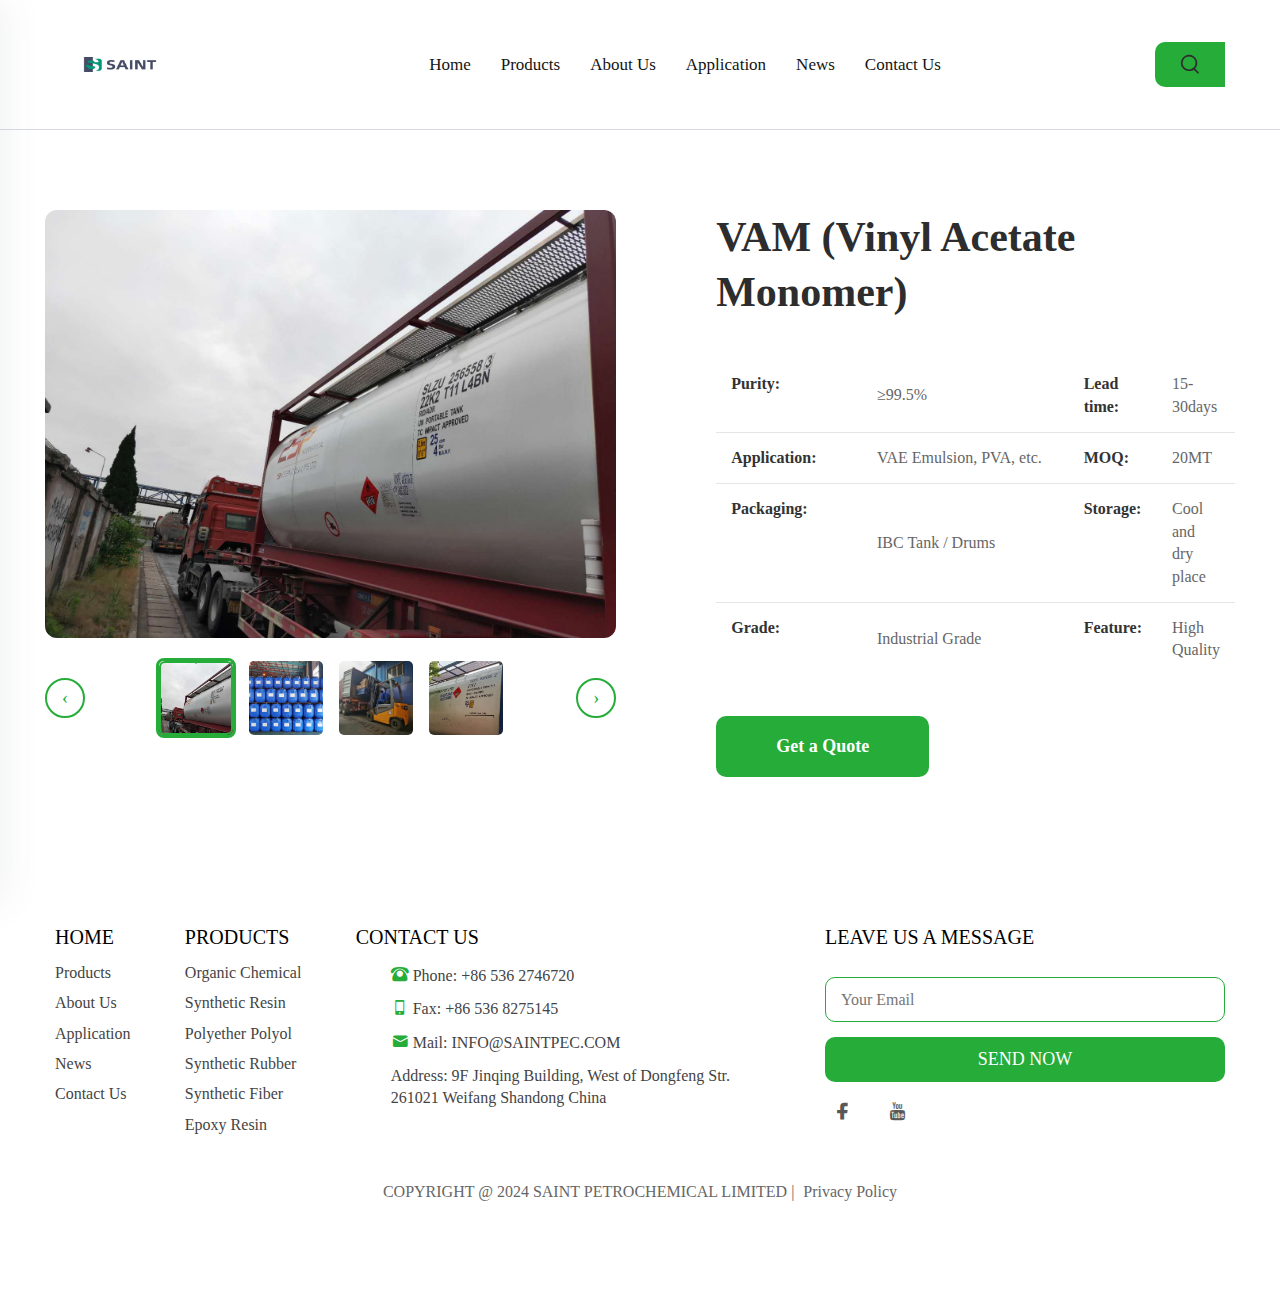
<file: themes.xiaoman.cn/products/detail.html>
<!DOCTYPE html>
<html lang="en">
  <head>
<meta http-equiv="Content-Type" content="text/html;charset=UTF-8">
    <meta content="text/html; charset=utf-8" http-equiv="Content-Type">
    <meta name="viewport" content="width=device-width, initial-scale=1.0, maximum-scale=5.0, user-scalable=yes">
    <meta http-equiv="X-UA-Compatible" content="IE=edge,chrome=1">
    <title id="page-title">Product Detail - SAINT PETROCHEMICAL LIMITED</title>
    <meta name="description" content="Product detail page for SAINT PETROCHEMICAL LIMITED">
    <meta name="keywords" content="pva glue, pva adhesive, adhesives pva, pva in glue, pva polymer, pva resin, VAM, VAE, PVA, chemical products">
    <meta name="robots" content="index, follow">
    <link rel="canonical" href="" id="canonical-link">
    
    <!-- Open Graph / Facebook -->
    <meta property="og:type" content="product">
    <meta property="og:url" content="" id="og-url">
    <meta property="og:title" content="Product Detail - SAINT PETROCHEMICAL LIMITED">
    <meta property="og:description" content="Professional chemical products including PVA glue, PVA adhesive, adhesives PVA, VAM, VAE Emulsion and more">
    <meta property="og:image" content="" id="og-image">
    
    <!-- Twitter -->
    <meta property="twitter:card" content="summary_large_image">
    <meta property="twitter:url" content="" id="twitter-url">
    <meta property="twitter:title" content="Product Detail - SAINT PETROCHEMICAL LIMITED">
    <meta property="twitter:description" content="Professional chemical products including PVA glue, PVA adhesive, adhesives PVA, VAM, VAE Emulsion and more">
    <meta property="twitter:image" content="" id="twitter-image">
    <link rel="shortcut icon" href="../static/favicon.ico">
    <link rel="preconnect" href="https://shopcdnpro.grainajz.com">
<!-- google analysis -->
<script async src="../static/js/48ef0baa98ea4e3f9d30893fa2e05078.js"></script>
<script>
  window.dataLayer = window.dataLayer || [];
  function gtag(){dataLayer.push(arguments);}
  gtag('js', new Date());
  gtag('config', 'G-DGSNQFLD89');
</script>
<link rel="stylesheet" type="text/css" href="../static/css/bootstrap.min.css">
<link rel="stylesheet" type="text/css" href="../static/css/iconfont.css">
<link rel="stylesheet" type="text/css" href="../static/css/animate.css">
<style>
  /*********** reset start **************/
  body {
    color: var(--text-color, #666);
    font-size: 16px;
    line-height: 1.4;
    font-weight: 400;
    text-align: left;
    background: #ffffff;
    font-family: var(--font-family);
    -webkit-font-smoothing: antialiased;
    -moz-font-smoothing: antialiased;
    overflow-x: hidden;
  }

  body * {
    margin: 0;
    padding: 0;
    outline: none !important;
    line-height: 1.4;
  }

  button, input, textarea {
    border: none;
  }

  /*********** 标题 start **************/
  h1, .h1 {
    font-size: 36px;
    font-weight: 700;
    color: var(--title-text-color, #000);
    font-family: var(--title-font-family);
  }
  h2, .h2 {
    font-size: 32px;
    font-weight: 700;
    color: var(--title-text-color, #000);
    font-family: var(--title-font-family);
  }
  h3, .h3 {
    font-size: 24px;
    font-weight: 600;
    color: var(--title-text-color, #000);
    font-family: var(--title-font-family);
  }

  @media only screen and (max-width: 767px) {
    h1, .h1 {
      font-size: 22px;
    }
    h2, .h2 {
      font-size: 20px;
    }
    h3, .h3 {
      font-size: 18px;
    }
  }
  /*********** 标题 end **************/

  a {
    color: inherit;
    text-decoration: none;
  }

  a:hover {
    text-decoration: none;
    color: var(--color-primary);
  }

  ol, ul {
    list-style: none;
  }

  img {
    max-width: 100%;
  }

  :root {
    --color-primary:#25AC39;
    --color-primary-rgb:37, 172, 57;
    --color-second:#158927;
    --color-second-rgb:21, 137, 39;
    --bg-color: #f5f5f5;
    --btn-hover: #25AC39;
    --button-radius: 10px;
    --font-family: Roboto;
    --title-font-family: Roboto_Bold;
    --text-color: #2d2d2d;
    --text-color-rgb: 45, 45, 45;
    --title-text-color: #2d2d2d;
    --title-text-color-rgb: 45, 45, 45;
  }

  @font-face {
    font-family: "Roboto";
    font-display: swap;
    src: url('https://shopcdnpro.grainajz.com/tpl-common/common/css/fonts/Roboto/Roboto-Regular.ttf') format('truetype');
  }
  @font-face {
    font-family: "Roboto_Bold";
    font-display: swap;
    src: url('https://shopcdnpro.grainajz.com/tpl-common/common/css/fonts/Roboto/Roboto-Bold.ttf') format('truetype');
  }
</style>

<link rel="stylesheet" type="text/css" href="../static/css/index.css">
<link rel="stylesheet" type="text/css" href="../static/css/product-detail.css">
</head>

<body>
<h1 style="display: none">Product Detail - SAINT PETROCHEMICAL LIMITED</h1>
          <!-- sectionStart: zhu_head -->
          

<link rel="stylesheet" type="text/css" href="../static/css/index.css">

<div class="zhuli-sitetop">
  <div class="cl">
    <span class="fl mo-header-menu">
      <i class="qico qico-caidan"></i>
    </span>
    <span class="fr mo-header-search">
      <i class="qico qico-search3"></i>
    </span>
  </div>
</div>

<div class="zhuli-search-box">
  <div class="box search-box-only">
    <form class="serchbox cl" name="search" method="post" action="javascript:void(0)">
      <input type="hidden" name="type" value="product">
      <input class="submit_text" type="text" name="keys" placeholder="Search">
      <button aria-label="submit" type="submit" class="submit_btn">
        <i class="qico qico-search"></i>
      </button>
    </form>
    <a aria-label="close" class="close" href="javascript:void(0)">
      <i class="qico qico-guanbi"></i>
    </a>
  </div>
</div>

<div class="zhuli-mo-leftmenu visible-xs-block">
  <div class="tit cl">
    <h6>All Categories</h6>
    <span>
      <i class="qico qico-guanbi"></i>
    </span>
  </div>
  <ul>
    <li>
      <a aria-label="Home" href="../index.html">Home</a>
    </li>
      <li>
        <a aria-label="Products" href="../index.html#products">Products</a>
      </li>
      <li>
        <a aria-label="About Us" href="../index.html#about">About Us</a>
      </li>
      <li>
        <a aria-label="Application" href="../index.html#applications">Application</a>
      </li>
      <li>
        <a aria-label="News" href="../index.html#news">News</a>
      </li>
      <li>
        <a aria-label="Contact Us" href="../index.html#contact">Contact Us</a>
      </li>
  </ul>
</div>

<div class="zhuli-header">
  <div class="container">
    <div class="logo wow fadeInLeft">
      <a aria-label="logo" href="../index.html"><img src="../static/picture/saint-logo.jpg" alt="SAINT" width="130" height="84"></a>
    </div>
    <div class="zhuli-nav wow fadeInUp">
      <ul>
        <li>
          <a aria-label="Home" href="../index.html">Home</a>
        </li>
          <li>
            <a aria-label="Products" href="../index.html#products">Products</a>
          </li>
          <li>
            <a aria-label="About Us" href="../index.html#about">About Us</a>
          </li>
          <li>
            <a aria-label="Application" href="../index.html#applications">Application</a>
          </li>
          <li>
            <a aria-label="News" href="../index.html#news">News</a>
          </li>
          <li>
            <a aria-label="Contact Us" href="../index.html#contact">Contact Us</a>
          </li>
      </ul>
    </div>

    <div class="zhuli-header-right wow fadeInRight">
      <div class="zhuli-search">
        <em>
          <i class="qico qico-search3"></i>
        </em>
      </div>
    </div>
  </div>
</div>

          <!-- sectionEnd: zhu_head -->
        
          <!-- sectionStart: zhu_product_detail -->
          
  <div id="product-detail" class="zhuli-product-detail">
    <div class="container">
      <div class="product-wrapper">
        <!-- 左侧图片区域 -->
        <div class="product-image">
          <div class="main-image">
            <img src="" alt="" id="main-product-image">
          </div>
          <!-- 缩略图导航 -->
          <div class="product-thumbnails">
            <div class="thumb-nav prev" onclick="changeThumb(-1)">‹</div>
            <div class="thumb-list" id="thumb-list">
              <!-- 缩略图将通过JavaScript动态生成 -->
            </div>
            <div class="thumb-nav next" onclick="changeThumb(1)">›</div>
          </div>
        </div>
        
        <!-- 右侧产品信息 -->
        <div class="product-info">
          <h1 class="product-title" id="product-title"></h1>
          
          <!-- 产品规格表格 -->
          <div class="product-specs">
            <table id="product-specs-table">
              <tbody>
                <!-- 规格将通过JavaScript动态生成 -->
              </tbody>
            </table>
          </div>
          
          <!-- Get a Quote 按钮 -->
          <div class="product-actions">
            <a href="javascript:void(0)" class="btn-quote" id="btn-get-quote">Get a Quote</a>
          </div>
        </div>
      </div>
    </div>
  </div>

          <!-- sectionEnd: zhu_product_detail -->
        
        <!-- Get a Quote 弹窗 -->
        <div id="quote-modal" class="quote-modal">
          <div class="quote-modal-overlay"></div>
          <div class="quote-modal-content">
            <div class="quote-modal-header">
              <h3>Get a Quote</h3>
              <button class="quote-modal-close" id="quote-modal-close">&times;</button>
            </div>
            <div class="quote-modal-body">
              <form name="quoteform" method="post" action="javascript:void(0)" class="crm-form quote-form" data-use-emailjs="true">
              
                <input type="hidden" name="product_name" id="quote-product-name" value="">
                <div class="form-group">
                  <label for="quote-name">Name <span class="required">*</span></label>
                  <input type="text" name="name" id="quote-name" class="form-control" required placeholder="Your Name">
                </div>
                <div class="form-group">
                  <label for="quote-email">Email <span class="required">*</span></label>
                  <input type="email" name="email" id="quote-email" class="form-control" required placeholder="Your Email">
                </div>
                <div class="form-group">
                  <label for="quote-phone">Phone</label>
                  <input type="tel" name="tel" id="quote-phone" class="form-control" placeholder="Your Phone">
                </div>
                <div class="form-group">
                  <label for="quote-company">Company</label>
                  <input type="text" name="company" id="quote-company" class="form-control" placeholder="Your Company">
                </div>
                <div class="form-group">
                  <label for="quote-message">Message</label>
                  <textarea name="message" id="quote-message" class="form-control" rows="4" placeholder="Your Message"></textarea>
                </div>
                <div class="form-group form-submit">
                  <button type="submit" class="btn-submit create-form-submit">Submit</button>
                  <button type="button" class="btn-send-email" id="btn-send-email">Send via Email</button>
                </div>
              </form>
            </div>
          </div>
        </div>
        
          <!-- sectionStart: zhu_foot -->
          

<link rel="stylesheet" type="text/css" href="../static/css/index_8.css">
<link rel="stylesheet" type="text/css" href="../static/css/form.css">

<footer>
  <div class="container">
    <div class="zhuli-foot-nav">
      <h5>Home</h5>
      <ul>
          <li>
            <a aria-label="Products" href="../index.html#products">Products</a>
          </li>
          <li>
            <a aria-label="About Us" href="../index.html#about">About Us</a>
          </li>
          <li>
            <a aria-label="Application" href="../index.html#applications">Application</a>
          </li>
          <li>
            <a aria-label="News" href="../index.html#news">News</a>
          </li>
          <li>
            <a aria-label="Contact Us" href="../index.html#contact">Contact Us</a>
          </li>
      </ul>
    </div>
    <div class="zhuli-foot-list">
      <h5>Products</h5>
      <ul>
          <li>
            <a aria-label="Organic Chemical" href="../index.html#products">Organic Chemical</a>
          </li>
          <li>
            <a aria-label="Synthetic Resin" href="../index.html#products">Synthetic Resin</a>
          </li>
          <li>
            <a aria-label="Polyether Polyol" href="../index.html#products">Polyether Polyol</a>
          </li>
          <li>
            <a aria-label="Synthetic Rubber" href="../index.html#products">Synthetic Rubber</a>
          </li>
          <li>
            <a aria-label="Synthetic Fiber" href="../index.html#products">Synthetic Fiber</a>
          </li>
          <li>
            <a aria-label="Epoxy Resin" href="../index.html#products">Epoxy Resin</a>
          </li>
      </ul>
    </div>
    <div id="contact" class="zhuli-foot-contact">
      <h5>Contact us</h5>
      <p class="telA">
        <i class="qico qico-tel3"></i>
        Phone:
        <a aria-label="companytel" href="tel:+865362746720">+86 536 2746720</a>
      </p>
      <p class="telB">
        <i class="qico qico-shouji2"></i>
        Fax:
        <a aria-label="companyfax" href="tel:+865368275145">+86 536 8275145</a>
      </p>
      <p class="mail">
        <i class="qico qico-youxiang"></i>
        Mail:
        <a aria-label="companyemail" href="mailto:INFO@SAINTPEC.COM">INFO@SAINTPEC.COM</a>
      </p>
      <p class="address">
        <i class="qico qico-dizhi"></i>
        Address: 9F Jinqing Building, West of Dongfeng Str. 261021 Weifang Shandong China
      </p>
    </div>
    <div class="zhuli-foot-form">
      <h5>Leave us a message</h5>
      <div class="sendemail">
        <form name="inviteform" method="post" action="javascript:void(0)" class="invite-form">
          <input class="post-text" name="email" type="text" placeholder="Your Email">
          <button type="submit" class="post-btn create-form-submit" id="chk_math">
            SEND NOW
          </button>
        </form>
      </div>
      <div class="share">
          <a aria-label="facebook" href="#contact">
            <i class="iconfont iconfont-facebook"></i>
          </a>
          <a aria-label="youtube" href="#contact">
            <i class="iconfont iconfont-youtube"></i>
          </a>
      </div>
    </div>
  </div>
  <div class="zhuli-copyright">
      <p>
      COPYRIGHT @ 2024 SAINT PETROCHEMICAL LIMITED
        |
        <a aria-label="Privacy Policy" href="#contact">Privacy Policy</a>
    </p>
  </div>
</footer>

          <!-- sectionEnd: zhu_foot -->
        
  <script type="text/javascript" src="../static/js/jquery.js" defer></script>
  <script type="text/javascript" src="../static/js/popper.min.js" defer></script>
  <script type="text/javascript" src="../static/js/bootstrap.min.js" defer></script>
  <script type="text/javascript" src="../static/js/wow.js" defer></script>
  <script type="text/javascript" src="../static/js/eventtrack.js" defer></script>
  <script type="text/javascript" src="../static/js/form.js" defer></script>
  <script type="text/javascript" src="../static/js/index.js" defer></script>
  
  <!-- EmailJS 邮件服务集成（可选） -->
  <!-- 取消注释以下行以启用 EmailJS 邮件发送功能 -->
  <!-- 
  <script>
    // EmailJS 配置（需要从 https://www.emailjs.com/ 获取）
    window.EMAILJS_CONFIG = {
      PUBLIC_KEY: 'YOUR_PUBLIC_KEY',      // 替换为您的 Public Key
      SERVICE_ID: 'YOUR_SERVICE_ID',      // 替换为您的 Service ID
      TEMPLATE_ID: 'YOUR_TEMPLATE_ID',     // 替换为您的 Template ID
      TO_EMAIL: 'INFO@SAINTPEC.COM'
    };
  </script>
  -->
  <script type="text/javascript" src="../static/js/emailjs-integration.js"></script>

  <!-- 产品详情页面JavaScript -->
  <script>
    // 产品数据配置
    const products = {
      'vam': {
        title: 'VAM (Vinyl Acetate Monomer)',
        images: [
          '../static/picture/products/product-vam.jpg',
          '../static/picture/products/product-vae.jpg',
          '../static/picture/products/product-pva.jpg',
          '../static/picture/products/product-sebs.jpg'
        ],
        specs: [
          { label: 'Purity:', value: '≥99.5%' },
          { label: 'Lead time:', value: '15-30days' },
          { label: 'Application:', value: 'VAE Emulsion, PVA, etc.' },
          { label: 'MOQ:', value: '20MT' },
          { label: 'Packaging:', value: 'IBC Tank / Drums' },
          { label: 'Storage:', value: 'Cool and dry place' },
          { label: 'Grade:', value: 'Industrial Grade' },
          { label: 'Feature:', value: 'High Quality' }
        ],
        description: 'Vinyl Acetate Monomer is a key raw material for producing VAE emulsion, PVA, and other chemical products. Widely used in adhesives, coatings, and textile industries.'
      },
      'vae': {
        title: 'VAE Emulsion',
        images: [
          '../static/picture/products/product-vae.jpg',
          '../static/picture/products/product-vam.jpg',
          '../static/picture/products/product-pva.jpg',
          '../static/picture/products/product-sebs.jpg'
        ],
        specs: [
          { label: 'Solid Content:', value: '50-55%' },
          { label: 'Lead time:', value: '15-30days' },
          { label: 'Application:', value: 'Adhesives, Coatings, etc.' },
          { label: 'MOQ:', value: '20MT' },
          { label: 'Packaging:', value: 'IBC Tank / Drums' },
          { label: 'Storage:', value: '5-30°C' },
          { label: 'Viscosity:', value: '500-5000 cps' },
          { label: 'Feature:', value: 'Water-based' }
        ],
        description: 'Water-based emulsion polymer with excellent adhesion, flexibility, and environmental friendliness. Ideal for adhesives, coatings, and construction materials.'
      },
      'pva': {
        title: 'PVA (Polyvinyl Alcohol)',
        images: [
          '../static/picture/products/product-pva.jpg',
          '../static/picture/products/product-vam.jpg',
          '../static/picture/products/product-vae.jpg',
          '../static/picture/products/product-sebs.jpg'
        ],
        specs: [
          { label: 'Grade:', value: 'Industrial Grade' },
          { label: 'Lead time:', value: '15-30days' },
          { label: 'Application:', value: 'Textiles, Paper, Adhesives, Packaging' },
          { label: 'MOQ:', value: '20MT' },
          { label: 'Packaging:', value: 'Bags / Drums' },
          { label: 'Storage:', value: 'Cool and dry place' },
          { label: 'Feature:', value: 'Water-soluble' },
          { label: 'Property:', value: 'Excellent film-forming' }
        ],
        description: 'Water-soluble synthetic polymer with excellent film-forming properties. Used in textiles, paper, adhesives, and packaging industries.'
      },
      'sebs': {
        title: 'SEBS (Styrene-Ethylene-Butylene-Styrene)',
        images: [
          '../static/picture/products/product-sebs.jpg',
          '../static/picture/products/product-vam.jpg',
          '../static/picture/products/product-vae.jpg',
          '../static/picture/products/product-pva.jpg'
        ],
        specs: [
          { label: 'Type:', value: 'Thermoplastic Elastomer' },
          { label: 'Lead time:', value: '15-30days' },
          { label: 'Application:', value: 'Automotive, Consumer Goods, Medical' },
          { label: 'MOQ:', value: '20MT' },
          { label: 'Packaging:', value: 'Bags / Drums' },
          { label: 'Storage:', value: 'Room temperature' },
          { label: 'Feature:', value: 'Weather resistance' },
          { label: 'Property:', value: 'Aging resistance' }
        ],
        description: 'Thermoplastic elastomer with excellent weather resistance and aging properties. Used in automotive parts, consumer goods, and medical devices.'
      },
      'sbs': {
        title: 'SBS (Styrene-Butadiene-Styrene)',
        images: [
          '../static/picture/products/product-sbs.jpg',
          '../static/picture/products/product-vam.jpg',
          '../static/picture/products/product-vae.jpg',
          '../static/picture/products/product-pva.jpg'
        ],
        specs: [
          { label: 'Type:', value: 'Thermoplastic Elastomer' },
          { label: 'Lead time:', value: '15-30days' },
          { label: 'Application:', value: 'Footwear, Asphalt, Adhesives' },
          { label: 'MOQ:', value: '20MT' },
          { label: 'Packaging:', value: 'Bags / Drums' },
          { label: 'Storage:', value: 'Room temperature' },
          { label: 'Feature:', value: 'Excellent elasticity' },
          { label: 'Property:', value: 'Impact resistance' }
        ],
        description: 'Thermoplastic elastomer with excellent elasticity and impact resistance. Widely used in footwear, asphalt modification, and adhesives.'
      },
      'epoxy': {
        title: 'Epoxy Resin',
        images: [
          '../static/picture/products/product-epoxy.jpg',
          '../static/picture/products/product-vam.jpg',
          '../static/picture/products/product-vae.jpg',
          '../static/picture/products/product-pva.jpg'
        ],
        specs: [
          { label: 'Type:', value: 'Thermosetting Resin' },
          { label: 'Lead time:', value: '15-30days' },
          { label: 'Application:', value: 'Coatings, Composites, Wind Power' },
          { label: 'MOQ:', value: '20MT' },
          { label: 'Packaging:', value: 'Drums / IBC Tank' },
          { label: 'Storage:', value: 'Cool and dry place' },
          { label: 'Feature:', value: 'High mechanical strength' },
          { label: 'Property:', value: 'Chemical resistance' }
        ],
        description: 'High-performance thermosetting resin with excellent mechanical strength and chemical resistance. Used in coatings, composites, and wind power applications.'
      },
      'polyol': {
        title: 'Polyether Polyol',
        images: [
          '../static/picture/products/product-polyol.jpg',
          '../static/picture/products/product-vam.jpg',
          '../static/picture/products/product-vae.jpg',
          '../static/picture/products/product-pva.jpg'
        ],
        specs: [
          { label: 'Type:', value: 'Polyol' },
          { label: 'Lead time:', value: '15-30days' },
          { label: 'Application:', value: 'Flexible Foam, Rigid Foam, Elastomers' },
          { label: 'MOQ:', value: '20MT' },
          { label: 'Packaging:', value: 'Drums / IBC Tank' },
          { label: 'Storage:', value: 'Room temperature' },
          { label: 'Feature:', value: 'Polyurethane production' },
          { label: 'Property:', value: 'Versatile applications' }
        ],
        description: 'Key raw material for polyurethane production. Available for flexible foam, rigid foam, elastomers, and coatings applications.'
      },
      'fiber': {
        title: 'Synthetic Fiber (PVA Fiber)',
        images: [
          '../static/picture/products/product-fiber.jpg',
          '../static/picture/products/product-vam.jpg',
          '../static/picture/products/product-vae.jpg',
          '../static/picture/products/product-pva.jpg'
        ],
        specs: [
          { label: 'Type:', value: 'PVA Fiber' },
          { label: 'Lead time:', value: '15-30days' },
          { label: 'Application:', value: 'Textiles, Construction, Specialty' },
          { label: 'MOQ:', value: '20MT' },
          { label: 'Packaging:', value: 'Bags / Rolls' },
          { label: 'Storage:', value: 'Dry place' },
          { label: 'Feature:', value: 'Water-soluble' },
          { label: 'Property:', value: 'High-tenacity' }
        ],
        description: 'High-performance water-soluble and high-tenacity PVA fibers. Used in textiles, construction, and specialty applications.'
      }
    };

    // 获取URL参数
    function getUrlParameter(name) {
      name = name.replace(/[\[]/, '\\[').replace(/[\]]/, '\\]');
      const regex = new RegExp('[\\?&]' + name + '=([^&#]*)');
      const results = regex.exec(location.search);
      return results === null ? '' : decodeURIComponent(results[1].replace(/\+/g, ' '));
    }

    // SEO关键词映射
    const seoKeywords = {
      'pva': 'pva glue, pva adhesive, adhesives pva, pva in glue, pva glue glue, pva polymer, pva resin, polyvinyl alcohol glue, water soluble pva, pva emulsion, pva solution',
      'vae': 'VAE emulsion, adhesive emulsion, water based adhesive, emulsion adhesive, construction adhesive, vinyl acetate ethylene',
      'vam': 'VAM, vinyl acetate, VAM monomer, chemical raw material, pva raw material, vae raw material, adhesive raw material',
      'sebs': 'SEBS, Styrene-Ethylene-Butylene-Styrene, synthetic rubber, elastomer, automotive, medical',
      'sbs': 'SBS, Styrene-Butadiene-Styrene, synthetic rubber, elastomer, footwear, asphalt',
      'epoxy': 'Epoxy, Resin, thermosetting, coatings, composites, wind power',
      'polyol': 'Polyether, Polyol, polyurethane, foam, elastomers, coatings',
      'fiber': 'pva fiber, water soluble fiber, high tenacity fiber, pva synthetic fiber, textile fiber, construction fiber'
    };

    // 初始化产品详情
    function initProductDetail() {
      const productId = getUrlParameter('product') || 'vam';
      const product = products[productId];
      
      if (!product) {
        // 如果产品不存在，重定向到首页
        window.location.href = '../index.html';
        return;
      }

      // 更新页面标题
      const pageTitle = product.title + ' - SAINT PETROCHEMICAL LIMITED';
      document.getElementById('page-title').textContent = pageTitle;
      document.querySelector('h1').textContent = pageTitle;
      
      // 动态更新SEO标签
      updateSEO(product, productId);

      // 更新产品标题
      document.getElementById('product-title').textContent = product.title;
      
      // 设置报价表单中的产品名称
      const productNameInput = document.getElementById('quote-product-name');
      if (productNameInput) {
        productNameInput.value = product.title;
      }

      // 更新主图片
      const mainImage = document.getElementById('main-product-image');
      mainImage.src = product.images[0];
      mainImage.alt = product.title;

      // 生成缩略图
      const thumbList = document.getElementById('thumb-list');
      thumbList.innerHTML = '';
      product.images.forEach((imgSrc, index) => {
        const thumbItem = document.createElement('div');
        thumbItem.className = 'thumb-item' + (index === 0 ? ' active' : '');
        thumbItem.onclick = () => changeMainImage(imgSrc, thumbItem);
        thumbItem.innerHTML = `<img src="${imgSrc}" alt="${product.title}">`;
        thumbList.appendChild(thumbItem);
      });

      // 生成规格表格
      const specsTable = document.querySelector('#product-specs-table tbody');
      specsTable.innerHTML = '';
      for (let i = 0; i < product.specs.length; i += 2) {
        const row = document.createElement('tr');
        const spec1 = product.specs[i];
        const spec2 = product.specs[i + 1];
        
        row.innerHTML = `
          <th>${spec1.label}</th>
          <td>${spec1.value}</td>
          ${spec2 ? `<th>${spec2.label}</th><td>${spec2.value}</td>` : '<th></th><td></td>'}
        `;
        specsTable.appendChild(row);
      }
    }
    
    // 更新SEO标签
    function updateSEO(product, productId) {
      const keywords = seoKeywords[productId] || 'chemical products';
      const description = product.description || 'Professional chemical product from SAINT PETROCHEMICAL LIMITED';
      const title = product.title + ' - SAINT PETROCHEMICAL LIMITED';
      const url = window.location.href;
      // 动态获取base URL
      const baseUrl = window.location.origin + window.location.pathname.split('/').slice(0, -1).join('/');
      const basePath = window.location.pathname.split('/').slice(0, -1).join('/') || '';
      
      const image = product.images && product.images[0] ? 
        (product.images[0].startsWith('http') ? product.images[0] : window.location.origin + (basePath ? basePath + '/' : '/') + product.images[0].replace('../', '')) : 
        window.location.origin + (basePath ? basePath + '/' : '/') + 'static/picture/products/product-' + productId + '.jpg';
      
      // 更新meta标签
      const descMeta = document.querySelector('meta[name="description"]');
      const keywordsMeta = document.querySelector('meta[name="keywords"]');
      const canonicalLink = document.querySelector('link[rel="canonical"]');
      
      if (descMeta) descMeta.setAttribute('content', description);
      if (keywordsMeta) keywordsMeta.setAttribute('content', keywords);
      if (canonicalLink) canonicalLink.setAttribute('href', url);
      
      // 更新Open Graph标签
      const ogTitle = document.querySelector('meta[property="og:title"]');
      const ogDesc = document.querySelector('meta[property="og:description"]');
      const ogUrl = document.querySelector('meta[property="og:url"]');
      const ogImage = document.querySelector('meta[property="og:image"]');
      
      if (ogTitle) ogTitle.setAttribute('content', title);
      if (ogDesc) ogDesc.setAttribute('content', description);
      if (ogUrl) ogUrl.setAttribute('content', url);
      if (ogImage) ogImage.setAttribute('content', image);
      
      // 更新Twitter标签
      const twTitle = document.querySelector('meta[property="twitter:title"]');
      const twDesc = document.querySelector('meta[property="twitter:description"]');
      const twUrl = document.querySelector('meta[property="twitter:url"]');
      const twImage = document.querySelector('meta[property="twitter:image"]');
      
      if (twTitle) twTitle.setAttribute('content', title);
      if (twDesc) twDesc.setAttribute('content', description);
      if (twUrl) twUrl.setAttribute('content', url);
      if (twImage) twImage.setAttribute('content', image);
      
      // 添加结构化数据
      addProductSchema(product, productId, image);
    }
    
    // 添加产品结构化数据
    function addProductSchema(product, productId, image) {
      // 移除旧的schema（如果存在）
      const oldSchema = document.querySelector('script[type="application/ld+json"]');
      if (oldSchema && oldSchema.textContent.includes('"@type":"Product"')) {
        oldSchema.remove();
      }
      
      const schema = {
        "@context": "https://schema.org",
        "@type": "Product",
        "name": product.title,
        "description": product.description,
        "image": image,
        "brand": {
          "@type": "Brand",
          "name": "SAINT PETROCHEMICAL LIMITED"
        },
        "offers": {
          "@type": "Offer",
          "availability": "https://schema.org/InStock",
          "priceCurrency": "USD",
          "price": "0",
          "businessFunction": "https://schema.org/Sell",
          "eligibleCustomerType": "https://schema.org/BusinessEntity",
        },
        "category": "Chemical Products",
        "keywords": seoKeywords[productId] || ""
      };
      
      const script = document.createElement('script');
      script.type = 'application/ld+json';
      script.textContent = JSON.stringify(schema);
      document.head.appendChild(script);
    }

    // 切换主图片
    function changeMainImage(imageSrc, thumbElement) {
      const mainImage = document.getElementById('main-product-image');
      if (mainImage) {
        mainImage.src = imageSrc;
      }
      
      // 更新缩略图激活状态
      const thumbItems = document.querySelectorAll('.product-thumbnails .thumb-item');
      thumbItems.forEach(item => {
        item.classList.remove('active');
      });
      if (thumbElement) {
        thumbElement.classList.add('active');
      }
    }
    
    // 切换缩略图（左右箭头）
    let currentThumbIndex = 0;
    function changeThumb(direction) {
      const thumbList = document.getElementById('thumb-list');
      if (!thumbList) return;
      
      const thumbItems = thumbList.querySelectorAll('.thumb-item');
      const totalThumbs = thumbItems.length;
      
      currentThumbIndex += direction;
      
      if (currentThumbIndex < 0) {
        currentThumbIndex = totalThumbs - 1;
      } else if (currentThumbIndex >= totalThumbs) {
        currentThumbIndex = 0;
      }
      
      // 激活对应的缩略图并切换主图
      thumbItems.forEach((item, index) => {
        item.classList.remove('active');
        if (index === currentThumbIndex) {
          item.classList.add('active');
          const img = item.querySelector('img');
          if (img) {
            changeMainImage(img.src, item);
          }
        }
      });
    }
    
    // 弹窗控制
    function initQuoteModal() {
      const btnGetQuote = document.getElementById('btn-get-quote');
      const modal = document.getElementById('quote-modal');
      const closeBtn = document.getElementById('quote-modal-close');
      const overlay = document.querySelector('.quote-modal-overlay');
      
      // 打开弹窗
      if (btnGetQuote) {
        btnGetQuote.addEventListener('click', function(e) {
          e.preventDefault();
          if (modal) {
            modal.classList.add('active');
            document.body.style.overflow = 'hidden';
          }
        });
      }
      
      // 关闭弹窗
      function closeModal() {
        if (modal) {
          modal.classList.remove('active');
          document.body.style.overflow = '';
        }
      }
      
      if (closeBtn) {
        closeBtn.addEventListener('click', closeModal);
      }
      
      if (overlay) {
        overlay.addEventListener('click', closeModal);
      }
      
      // ESC键关闭弹窗
      document.addEventListener('keydown', function(e) {
        if (e.key === 'Escape' && modal && modal.classList.contains('active')) {
          closeModal();
        }
      });
      
      // 监听表单提交成功事件，关闭弹窗（仅用于原有API方式，EmailJS有自己的关闭逻辑）
      const quoteForm = document.querySelector('.quote-form');
      if (quoteForm) {
        // 检查是否使用EmailJS
        const useEmailJS = quoteForm.getAttribute('data-use-emailjs');
        // 如果不使用EmailJS，则监听原有API的成功消息
        if (!useEmailJS || useEmailJS === 'false') {
          quoteForm.addEventListener('submit', function(e) {
            // 表单提交由form.js处理
            // 监听成功消息，延迟关闭弹窗
            setTimeout(function() {
              const successMsg = document.querySelector('#crmMailMask');
              if (successMsg && successMsg.textContent.includes('Succesfully')) {
                setTimeout(function() {
                  closeModal();
                }, 1000);
              }
            }, 500);
          });
        }
      }
      
      // 添加通过邮件客户端发送邮件的功能
      const btnSendEmail = document.getElementById('btn-send-email');
      if (btnSendEmail) {
        btnSendEmail.addEventListener('click', function() {
          const form = document.querySelector('.quote-form');
          if (!form) return;
          
          const name = form.querySelector('#quote-name').value || '';
          const email = form.querySelector('#quote-email').value || '';
          const phone = form.querySelector('#quote-phone').value || '';
          const company = form.querySelector('#quote-company').value || '';
          const message = form.querySelector('#quote-message').value || '';
          const productName = form.querySelector('#quote-product-name').value || 'Product Inquiry';
          
          // 构建邮件内容
          const subject = encodeURIComponent('Quote Request for ' + productName);
          const body = encodeURIComponent(
            'Dear Sir/Madam,\n\n' +
            'I would like to request a quote for the following product:\n\n' +
            'Product: ' + productName + '\n' +
            (name ? 'Name: ' + name + '\n' : '') +
            (email ? 'Email: ' + email + '\n' : '') +
            (phone ? 'Phone: ' + phone + '\n' : '') +
            (company ? 'Company: ' + company + '\n' : '') +
            (message ? '\nMessage:\n' + message + '\n' : '') +
            '\n\nThank you for your attention.\n\nBest regards'
          );
          
          // 打开邮件客户端
          const mailtoLink = 'mailto:INFO@SAINTPEC.COM?subject=' + subject + '&body=' + body;
          window.location.href = mailtoLink;
          
          // 可选：关闭弹窗
          // closeModal();
        });
      }
    }
    
    // 动态设置URL（替换themes.xiaoman.cn）
    function setDynamicUrls() {
      const fullUrl = window.location.href;
      const basePath = window.location.pathname.split('/').slice(0, -1).join('/') || '';
      
      // 设置canonical链接
      const canonicalLink = document.getElementById('canonical-link');
      if (canonicalLink) {
        canonicalLink.href = fullUrl;
      }
      
      // 设置Open Graph URL
      const ogUrl = document.getElementById('og-url');
      if (ogUrl) {
        ogUrl.content = fullUrl;
      }
      
      // 设置Twitter URL
      const twitterUrl = document.getElementById('twitter-url');
      if (twitterUrl) {
        twitterUrl.content = fullUrl;
      }
      
      // 设置图片URL（默认使用PVA产品图片）
      const ogImage = document.getElementById('og-image');
      const twitterImage = document.getElementById('twitter-image');
      const imagePath = 'static/picture/products/product-pva.jpg';
      const fullImageUrl = window.location.origin + (basePath ? basePath + '/' : '/') + imagePath;
      
      if (ogImage) {
        ogImage.content = fullImageUrl;
      }
      if (twitterImage) {
        twitterImage.content = fullImageUrl;
      }
    }
    
    // 页面加载完成后初始化
    document.addEventListener('DOMContentLoaded', function() {
      setDynamicUrls();
      initProductDetail();
      initQuoteModal();
    });
  </script>
</body>
</html>
</file>
<file: themes.xiaoman.cn/static/css/iconfont.css>
/* 旧版图库：为了保证已上线站点的图标正常，故保留 */
@font-face {
  font-family: "qico"; /* Project id 884104 */
  font-display: swap;
  src: url('../fonts/iconfont.woff2') format('woff2'), url('../fonts/iconfont.woff') format('woff'), url('../fonts/iconfont.ttf') format('truetype');
}

.qico {
  font-family: "qico" !important;
  font-size: 16px;
  font-style: normal;
  -webkit-font-smoothing: antialiased;
  -moz-osx-font-smoothing: grayscale;
}

.qico-right10:before {
  content: "\e663";
}

.qico-tiktok:before {
  content: "\ecdc";
}

.qico-TikTok:before {
  content: "\e662";
}

.qico-comments4:before {
  content: "\e63c";
}

.qico-facebook2:before {
  content: "\e675";
}

.qico-search2:before {
  content: "\e65e";
}

.qico-fanhui1:before {
  content: "\ebed";
}

.qico-icon-test:before {
  content: "\e668";
}

.qico-messenger2:before {
  content: "\e979";
}

.qico-messenger:before {
  content: "\e8d5";
}

.qico-pdf3:before {
  content: "\e801";
}

.qico-tel5:before {
  content: "\e693";
}

.qico-address4:before {
  content: "\e648";
}

.qico-calendar4:before {
  content: "\e66d";
}

.qico-calendar3:before {
  content: "\e6c5";
}

.qico-email2:before {
  content: "\e66e";
}

.qico-address3:before {
  content: "\e671";
}

.qico-tel6:before {
  content: "\e6cd";
}

.qico-calendar2:before {
  content: "\e672";
}

.qico-calendar:before {
  content: "\e6ca";
}

.qico-refresh1:before {
  content: "\e827";
}

.qico-zhongzhi:before {
  content: "\e669";
}

.qico-refresh3:before {
  content: "\e66a";
}

.qico-zan:before {
  content: "\e661";
}

.qico-quote-left:before {
  content: "\e6061";
}

.qico-quote-right:before {
  content: "\e665";
}

.qico-douban:before {
  content: "\e65d";
}

.qico-zhihu:before {
  content: "\e69a";
}

.qico-daohang-gongzhonghaotixing:before {
  content: "\e65c";
}

.qico-gongsi2:before {
  content: "\e659";
}

.qico-zuanshi2:before {
  content: "\e65a";
}

.qico-ren3:before {
  content: "\e6c9";
}

.qico-img:before {
  content: "\e67a";
}

.qico-time:before {
  content: "\e658";
}

.qico-diqiu1:before {
  content: "\e657";
}

.qico-quality:before {
  content: "\e656";
}

.qico-jiejuefanganchi:before {
  content: "\e654";
}

.qico-tuandui:before {
  content: "\e652";
}

.qico-gongsiguanli:before {
  content: "\e651";
}

.qico-left9:before {
  content: "\e64f";
}

.qico-right9:before {
  content: "\e650";
}

.qico-down13:before {
  content: "\e699";
}

.qico-down12:before {
  content: "\e647";
}

.qico-up12:before {
  content: "\e649";
}

.qico-down9:before {
  content: "\e64c";
}

.qico-down7:before {
  content: "\e64d";
}

.qico-jiahao:before {
  content: "\e646";
}

.qico-aixin2:before {
  content: "\e6fb";
}

.qico-aixin:before {
  content: "\e6a1";
}

.qico-ren2:before {
  content: "\e65b";
}

.qico-nashui:before {
  content: "\e645";
}

.qico-zuanshi:before {
  content: "\e606";
}

.qico-logozhuanhuan:before {
  content: "\e632";
}

.qico-left4:before {
  content: "\e6060";
}

.qico-up6:before {
  content: "\e642";
}

.qico-list:before {
  content: "\e61a";
}

.qico-vk:before {
  content: "\e8fa";
}

.qico-gongsi:before {
  content: "\e6e1";
}

.qico-zichan:before {
  content: "\e818";
}

.qico-yuangong:before {
  content: "\e641";
}

.qico-cart:before {
  content: "\e640";
}

.qico-ren:before {
  content: "\e686";
}

.qico-detail2:before {
  content: "\e636";
}

.qico-cad1:before {
  content: "\e637";
}

.qico-detail:before {
  content: "\e63a";
}

.qico-cad2:before {
  content: "\e7bd";
}

.qico-chakan:before {
  content: "\e698";
}

.qico-down5:before {
  content: "\e696";
}

.qico-up5:before {
  content: "\e697";
}

.qico-rongyu:before {
  content: "\e630";
}

.qico-jingyan:before {
  content: "\e631";
}

.qico-rongyu1:before {
  content: "\e634";
}

.qico-left8:before {
  content: "\e766";
}

.qico-right8:before {
  content: "\e62e";
}

.qico-share2:before {
  content: "\e62c";
}

.qico-product:before {
  content: "\e6aa";
}

.qico-card:before {
  content: "\e62d";
}

.qico-pdf2:before {
  content: "\e64b";
}

.qico-return4:before {
  content: "\e629";
}

.qico-top:before {
  content: "\e724";
}

.qico-weibo:before {
  content: "\e61d";
}

.qico-video2:before {
  content: "\e6fd";
}

.qico-video:before {
  content: "\e63f";
}

.qico-left6:before {
  content: "\e61c";
}

.qico-right6:before {
  content: "\e626";
}

.qico-right7:before {
  content: "\e628";
}

.qico-left7:before {
  content: "\e62b";
}

.qico-email:before {
  content: "\e74b";
}

.qico-return:before {
  content: "\e619";
}

.qico-return2:before {
  content: "\e6cc";
}

.qico-search3:before {
  content: "\e741";
}

.qico-plus2:before {
  content: "\e639";
}

.qico-star:before {
  content: "\e624";
}

.qico-buy-car:before {
  content: "\e618";
}

.qico-feiji1:before {
  content: "\e84d";
}

.qico-feiji2:before {
  content: "\e638";
}

.qico-download3:before {
  content: "\e611";
}

.qico-lianjie:before {
  content: "\e610";
}

.qico-gou:before {
  content: "\e64a";
}

.qico-daili:before {
  content: "\e620";
}

.qico-comments3:before {
  content: "\e60f";
}

.qico-comments2:before {
  content: "\e622";
}

.qico-tumblr:before {
  content: "\e64e";
}

.qico-blogger:before {
  content: "\e63b";
}

.qico-share:before {
  content: "\e633";
}

.qico-comments:before {
  content: "\e616";
}

.qico-skype1:before {
  content: "\e63e";
}

.qico-search:before {
  content: "\e60d";
}

.qico-xiang:before {
  content: "\e71a";
}

.qico-feiji:before {
  content: "\e704";
}

.qico-gongju:before {
  content: "\e679";
}

.qico-wenjian:before {
  content: "\e60e";
}

.qico-diqiu:before {
  content: "\e621";
}

.qico-email-on:before {
  content: "\e61b";
}

.qico-hezuo:before {
  content: "\e63d";
}

.qico-weixin1:before {
  content: "\e67b";
}

.qico-right5:before {
  content: "\e60c";
}

.qico-left5:before {
  content: "\e625";
}

.qico-down6:before {
  content: "\e615";
}

.qico-right4:before {
  content: "\e888";
}

.qico-pdf:before {
  content: "\e60b";
}

.qico-jilu:before {
  content: "\e66b";
}

.qico-book:before {
  content: "\e673";
}

.qico-up4:before {
  content: "\e7ef";
}

.qico-down4:before {
  content: "\e7f0";
}

.qico-up3:before {
  content: "\e7f1";
}

.qico-down3:before {
  content: "\e7f2";
}

.qico-minus:before {
  content: "\e7fd";
}

.qico-plus:before {
  content: "\e7fe";
}

.qico-right3:before {
  content: "\e65f";
}

.qico-left3:before {
  content: "\e660";
}

.qico-link:before {
  content: "\e62f";
}

.qico-down2:before {
  content: "\e61e";
}

.qico-up2:before {
  content: "\e623";
}

.qico-right2:before {
  content: "\e609";
}

.qico-left2:before {
  content: "\e617";
}

.qico-download:before {
  content: "\e614";
}

.qico-download2:before {
  content: "\e608";
}

.qico-skype:before {
  content: "\ebf6";
}

.qico-facebook:before {
  content: "\e6a5";
}

.qico-whatsapp:before {
  content: "\e7e7";
}

.qico-twitter:before {
  content: "\e902";
}

.qico-instagram:before {
  content: "\e664";
}

.qico-weixin:before {
  content: "\e6b5";
}

.qico-linkedin:before {
  content: "\e6ce";
}

.qico-youtube1:before {
  content: "\e9ca";
}

.qico-pinterest:before {
  content: "\e8ab";
}

.qico-youtube:before {
  content: "\e607";
}

.qico-behance:before {
  content: "\e670";
}

.qico-fax2:before {
  content: "\e874";
}

.qico-fax:before {
  content: "\e6a6";
}

.qico-address2:before {
  content: "\e627";
}

.qico-guanbi1:before {
  content: "\e723";
}

.qico-jia:before {
  content: "\e727";
}

.qico-jian:before {
  content: "\e729";
}

.qico-guanbi:before {
  content: "\e674";
}

.qico-right:before {
  content: "\e7eb";
}

.qico-left:before {
  content: "\e7ec";
}

.qico-erweima:before {
  content: "\e604";
}

.qico-address:before {
  content: "\e61f";
}

.qico-shouji2:before {
  content: "\e60a";
}

.qico-wode:before {
  content: "\e7d8";
}

.qico-qq:before {
  content: "\eaf8";
}

.qico-ie:before {
  content: "\e667";
}

.qico-kefu2:before {
  content: "\e601";
}

.qico-kefu4:before {
  content: "\e62a";
}

.qico-tel3:before {
  content: "\e602";
}

.qico-tel4:before {
  content: "\e643";
}

.qico-kefu:before {
  content: "\e644";
}

.qico-kefu3:before {
  content: "\e612";
}

.qico-up:before {
  content: "\e600";
}

.qico-down:before {
  content: "\e66f";
}

.qico-sort:before {
  content: "\e603";
}

.qico-home:before {
  content: "\e635";
}

.qico-tel2:before {
  content: "\e655";
}

.qico-tel:before {
  content: "\e613";
}

.qico-youxiang:before {
  content: "\e605";
}

.qico-caidan:before {
  content: "\e653";
}


/* 新版本图标：后续新增、修改图标在此操作 */

@font-face {
  font-family: "iconfont"; /* Project id 4307571 */
  font-display: swap;
  src: url('../fonts/iconfont-new.woff2') format('woff2'),
       url('../fonts/iconfont-new.woff') format('woff'),
       url('../fonts/iconfont-new.ttf') format('truetype');
}

.iconfont {
  font-family: "iconfont" !important;
  font-size: 16px;
  font-style: normal;
  -webkit-font-smoothing: antialiased;
  -moz-osx-font-smoothing: grayscale;
}

.iconfont-a-Vector1:before {
  content: "\e600";
}

.iconfont-phone:before {
  content: "\e607";
}

.iconfont-skype1:before {
  content: "\e608";
}

.iconfont-clock-fill:before {
  content: "\e6e7";
}

.iconfont-a-Frame427320302:before {
  content: "\e6e6";
}

.iconfont-shanchu:before {
  content: "\e6e5";
}

.iconfont-a-Uploadshangchuan:before {
  content: "\e6e3";
}

.iconfont-File:before {
  content: "\e6e4";
}

.iconfont-close-fill:before {
  content: "\e6e2";
}

.iconfont-success:before {
  content: "\e6e1";
}

.iconfont-twitter:before {
  content: "\e6e0";
}

.iconfont-youtube2:before {
  content: "\e6df";
}

.iconfont-address:before {
  content: "\e634";
}

.iconfont-behance:before {
  content: "\e635";
}

.iconfont-address3:before {
  content: "\e636";
}

.iconfont-blogger:before {
  content: "\e637";
}

.iconfont-address2:before {
  content: "\e638";
}

.iconfont-book:before {
  content: "\e639";
}

.iconfont-aixin2:before {
  content: "\e63a";
}

.iconfont-card:before {
  content: "\e63b";
}

.iconfont-calendar3:before {
  content: "\e63c";
}

.iconfont-cad2:before {
  content: "\e63d";
}

.iconfont-aixin:before {
  content: "\e63e";
}

.iconfont-comments2:before {
  content: "\e63f";
}

.iconfont-cad1:before {
  content: "\e640";
}

.iconfont-calendar2:before {
  content: "\e641";
}

.iconfont-douban:before {
  content: "\e642";
}

.iconfont-down7:before {
  content: "\e643";
}

.iconfont-chakan:before {
  content: "\e644";
}

.iconfont-download3:before {
  content: "\e645";
}

.iconfont-comments4:before {
  content: "\e646";
}

.iconfont-daili:before {
  content: "\e647";
}

.iconfont-detail2:before {
  content: "\e648";
}

.iconfont-caidan:before {
  content: "\e649";
}

.iconfont-address4:before {
  content: "\e64a";
}

.iconfont-diqiu:before {
  content: "\e64b";
}

.iconfont-down6:before {
  content: "\e64c";
}

.iconfont-down12:before {
  content: "\e64d";
}

.iconfont-down13:before {
  content: "\e64e";
}

.iconfont-down2:before {
  content: "\e64f";
}

.iconfont-jiahao:before {
  content: "\e650";
}

.iconfont-comments:before {
  content: "\e651";
}

.iconfont-gongju:before {
  content: "\e652";
}

.iconfont-calendar4:before {
  content: "\e653";
}

.iconfont-email2:before {
  content: "\e654";
}

.iconfont-jingyan:before {
  content: "\e655";
}

.iconfont-guanbi1:before {
  content: "\e656";
}

.iconfont-fanhui1:before {
  content: "\e657";
}

.iconfont-cart:before {
  content: "\e658";
}

.iconfont-diqiu1:before {
  content: "\e659";
}

.iconfont-feiji2:before {
  content: "\e65a";
}

.iconfont-img:before {
  content: "\e65b";
}

.iconfont-comments3:before {
  content: "\e65c";
}

.iconfont-feiji:before {
  content: "\e65d";
}

.iconfont-hezuo:before {
  content: "\e65e";
}

.iconfont-flickr:before {
  content: "\e65f";
}

.iconfont-erweima:before {
  content: "\e660";
}

.iconfont-jilu:before {
  content: "\e661";
}

.iconfont-down4:before {
  content: "\e662";
}

.iconfont-buy-car:before {
  content: "\e663";
}

.iconfont-feiji1:before {
  content: "\e664";
}

.iconfont-home:before {
  content: "\e665";
}

.iconfont-google-plus:before {
  content: "\e666";
}

.iconfont-download2:before {
  content: "\e667";
}

.iconfont-email-on:before {
  content: "\e668";
}

.iconfont-detail:before {
  content: "\e669";
}

.iconfont-fax2:before {
  content: "\e66a";
}

.iconfont-calendar:before {
  content: "\e66b";
}

.iconfont-down3:before {
  content: "\e66c";
}

.iconfont-linkedin:before {
  content: "\e66d";
}

.iconfont-kefu4:before {
  content: "\e66e";
}

.iconfont-guanbi:before {
  content: "\e66f";
}

.iconfont-left3:before {
  content: "\e670";
}

.iconfont-kefu2:before {
  content: "\e671";
}

.iconfont-left4:before {
  content: "\e672";
}

.iconfont-left8:before {
  content: "\e673";
}

.iconfont-list:before {
  content: "\e674";
}

.iconfont-gongsi2:before {
  content: "\e675";
}

.iconfont-down5:before {
  content: "\e676";
}

.iconfont-gongsi:before {
  content: "\e677";
}

.iconfont-menu:before {
  content: "\e678";
}

.iconfont-messenger2:before {
  content: "\e679";
}

.iconfont-down9:before {
  content: "\e67a";
}

.iconfont-download:before {
  content: "\e67b";
}

.iconfont-left:before {
  content: "\e67c";
}

.iconfont-jia:before {
  content: "\e67d";
}

.iconfont-left6:before {
  content: "\e67e";
}

.iconfont-pinterest:before {
  content: "\e67f";
}

.iconfont-flickr2:before {
  content: "\e680";
}

.iconfont-gongsiguanli:before {
  content: "\e681";
}

.iconfont-link:before {
  content: "\e682";
}

.iconfont-pinterest3:before {
  content: "\e683";
}

.iconfont-plus2:before {
  content: "\e684";
}

.iconfont-right5:before {
  content: "\e685";
}

.iconfont-quote-right:before {
  content: "\e686";
}

.iconfont-plus:before {
  content: "\e687";
}

.iconfont-quality:before {
  content: "\e688";
}

.iconfont-gou:before {
  content: "\e689";
}

.iconfont-ren:before {
  content: "\e68a";
}

.iconfont-shouji2:before {
  content: "\e68b";
}

.iconfont-left5:before {
  content: "\e68c";
}

.iconfont-down:before {
  content: "\e68d";
}

.iconfont-share2:before {
  content: "\e68e";
}

.iconfont-right3:before {
  content: "\e68f";
}

.iconfont-right6:before {
  content: "\e690";
}

.iconfont-messenger:before {
  content: "\e691";
}

.iconfont-right7:before {
  content: "\e692";
}

.iconfont-search:before {
  content: "\e693";
}

.iconfont-rongyu:before {
  content: "\e694";
}

.iconfont-facebook2:before {
  content: "\e695";
}

.iconfont-return:before {
  content: "\e696";
}

.iconfont-facebook:before {
  content: "\e697";
}

.iconfont-nashui:before {
  content: "\e698";
}

.iconfont-email:before {
  content: "\e699";
}

.iconfont-ie:before {
  content: "\e69a";
}

.iconfont-right:before {
  content: "\e69b";
}

.iconfont-right9:before {
  content: "\e69c";
}

.iconfont-fax:before {
  content: "\e69d";
}

.iconfont-left9:before {
  content: "\e69e";
}

.iconfont-refresh:before {
  content: "\e69f";
}

.iconfont-gongzhonghao:before {
  content: "\e6a0";
}

.iconfont-snapchat:before {
  content: "\e6a1";
}

.iconfont-jian:before {
  content: "\e6a2";
}

.iconfont-kefu:before {
  content: "\e6a3";
}

.iconfont-qq:before {
  content: "\e6a4";
}

.iconfont-left2:before {
  content: "\e6a5";
}

.iconfont-video2:before {
  content: "\e6a6";
}

.iconfont-ren2:before {
  content: "\e6a7";
}

.iconfont-kefu3:before {
  content: "\e6a8";
}

.iconfont-lianjie:before {
  content: "\e6a9";
}

.iconfont-left7:before {
  content: "\e6aa";
}

.iconfont-tuandui:before {
  content: "\e6ab";
}

.iconfont-share:before {
  content: "\e6ac";
}

.iconfont-pinterest2:before {
  content: "\e6ad";
}

.iconfont-right4:before {
  content: "\e6ae";
}

.iconfont-top:before {
  content: "\e6af";
}

.iconfont-pdf:before {
  content: "\e6b0";
}

.iconfont-sort:before {
  content: "\e6b1";
}

.iconfont-up5:before {
  content: "\e6b2";
}

.iconfont-minus:before {
  content: "\e6b3";
}

.iconfont-wode:before {
  content: "\e6b4";
}

.iconfont-quote-left:before {
  content: "\e6b5";
}

.iconfont-ren3:before {
  content: "\e6b6";
}

.iconfont-wenjian:before {
  content: "\e6b7";
}

.iconfont-up12:before {
  content: "\e6b8";
}

.iconfont-zhihu:before {
  content: "\e6b9";
}

.iconfont-video:before {
  content: "\e6ba";
}

.iconfont-up2:before {
  content: "\e6bb";
}

.iconfont-right8:before {
  content: "\e6bc";
}

.iconfont-search3:before {
  content: "\e6bd";
}

.iconfont-tel2:before {
  content: "\e6be";
}

.iconfont-right2:before {
  content: "\e6bf";
}

.iconfont-pdf2:before {
  content: "\e6c0";
}

.iconfont-search2:before {
  content: "\e6c1";
}

.iconfont-tumblr2:before {
  content: "\e6c2";
}

.iconfont-product:before {
  content: "\e6c3";
}

.iconfont-tel:before {
  content: "\e6c4";
}

.iconfont-twitter2:before {
  content: "\e6c5";
}

.iconfont-weibo:before {
  content: "\e6c6";
}

.iconfont-skype:before {
  content: "\e6c7";
}

.iconfont-youxiang:before {
  content: "\e6c8";
}

.iconfont-weixin1:before {
  content: "\e6c9";
}

.iconfont-time:before {
  content: "\e6ca";
}

.iconfont-right10:before {
  content: "\e6cb";
}

.iconfont-rongyu1:before {
  content: "\e6cc";
}

.iconfont-tumblr:before {
  content: "\e6cd";
}

.iconfont-xiang:before {
  content: "\e6ce";
}

.iconfont-whatsapp:before {
  content: "\e6cf";
}

.iconfont-zuanshi:before {
  content: "\e6d0";
}

.iconfont-zan:before {
  content: "\e6d1";
}

.iconfont-up6:before {
  content: "\e6d2";
}

.iconfont-zuanshi2:before {
  content: "\e6d3";
}

.iconfont-weixin:before {
  content: "\e6d4";
}

.iconfont-star:before {
  content: "\e6d5";
}

.iconfont-tiktok:before {
  content: "\e6d6";
}

.iconfont-up:before {
  content: "\e6d7";
}

.iconfont-up4:before {
  content: "\e6d8";
}

.iconfont-vk:before {
  content: "\e6d9";
}

.iconfont-yuangong:before {
  content: "\e6da";
}

.iconfont-up3:before {
  content: "\e6db";
}

.iconfont-zichan:before {
  content: "\e6dc";
}

.iconfont-youtube:before {
  content: "\e6dd";
}

.iconfont-instagram:before {
  content: "\e6de";
}
</file>
<file: themes.xiaoman.cn/static/css/index.css>
.zhuli-sitetop {
  display: none;
  background: #333;
  height: 50px;
}
.zhuli-sitetop span {
  width: 50px;
  height: 50px;
  line-height: 50px;
  text-align: center;
  cursor: pointer;
}
.zhuli-sitetop span.mo-header-search {
  margin-right: 95px;
}
.zhuli-sitetop span i {
  color: #fff;
  font-size: 24px;
}

.zhuli-mo-leftmenu {
  background: var(--bg-color);
  position: fixed;
  top: 0;
  left: 0;
  bottom: 0;
  overflow-x: hidden;
  box-sizing: content-box;
  width: 70%;
  -webkit-overflow-scrolling: touch;
  z-index: 105 !important;
  -webkit-transition: all 0.4s cubic-bezier(0.7, 0, 0.2, 1);
  -ms-transition: all 0.4s cubic-bezier(0.7, 0, 0.2, 1);
  transition: all 0.4s cubic-bezier(0.7, 0, 0.2, 1);
  -webkit-box-shadow: 0 0 40px rgba(82, 85, 90, 0.1);
  box-shadow: 0 0 40px rgba(82, 85, 90, 0.1);
  -webkit-transform: translateX(-100%);
  -ms-transform: translateX(-100%);
  transform: translateX(-100%);
}
.zhuli-mo-leftmenu .tit {
  height: 50px;
  line-height: 50px;
  background: #353535;
}
.zhuli-mo-leftmenu .cl h6{
  line-height: 50px;
}
.zhuli-mo-leftmenu .tit h6 {
  float: left;
  color: #fff;
  padding: 0 0 0 20px;
  font-size: 20px;
  font-weight: bold;
  font-family: "Times New Roman";
}
.zhuli-mo-leftmenu .tit span {
  float: right;
  cursor: pointer;
  width: 50px;
  text-align: center;
  line-height: 50px;
}
.zhuli-mo-leftmenu .tit span i {
  color: #fff;
  font-size: 16px;
}
.zhuli-mo-leftmenu > ul > li {
  line-height: 50px;
  font-size: 15px;
  border-top: 2px solid #e5e5e5;
  position: relative;
}
.zhuli-mo-leftmenu > ul > li > a {
  padding: 0 0 0 20px;
}
.zhuli-mo-leftmenu > ul > li > i {
  position: absolute;
  color: #333;
  font-size: 12px;
  top: 5px;
  right: 0;
  z-index: 1;
  width: 50px;
  line-height: 40px;
  text-align: center;
  cursor: pointer;
}

.zhuli-mo-leftmenu ul li a {
  color: #333;
  display: block;
  line-height: 45px;
}
.zhuli-mo-leftmenu ul li a:hover {
  text-decoration: none;
}
.zhuli-mo-leftmenu ul li ul {
  display: none;
  padding-bottom: 10px;
}
.zhuli-mo-leftmenu ul li ul li {
  line-height: 35px;
}
.zhuli-mo-leftmenu ul li ul li a {
  padding: 0 0 0 20px;
}
.zhuli-mo-leftmenu ul li ul li a i {
  font-size: 12px;
}
.zhuli-mo-leftmenu.menu-transitioning {
  -webkit-transform: translateX(0);
  -ms-transform: translateX(0);
  transform: translateX(0);
}

.zhuli-header {
  height: 130px;
  border-bottom: 1px solid #d8dce1;
}
.zhuli-header .container {
  height: 100%;
  display: -webkit-flex;
  display: flex;
  -webkit-justify-content: space-between;
  justify-content: space-between;
  -webkit-align-items: center;
  align-items: center;
}

.zhuli-header h1 a {
  display: inline-block;
  width: 130px;
  height: 84px;
  text-indent: -99999px;
  background-repeat: no-repeat;
  background-position: center;
  background-size: 130px 84px;
}

.zhuli-nav {
  position: relative;
  z-index: 20;
}
.zhuli-nav > ul {
  display: -webkit-flex;
  display: flex;
  flex-wrap: wrap;
}
.zhuli-nav > ul > li {
  position: relative;
}
.zhuli-nav > ul > li  {
  margin-left: 60px;
}
.zhuli-nav > ul > li > a {
  display: block;
  font-size: 20px;
  color: #141414;
  height: 50px;
  line-height: 50px;
  position: relative;
  z-index: 20;
}
.zhuli-nav > ul > li > a > i {
  display: inline-block;
  font-size: 14px;
  vertical-align: middle;
  transition: all 0.3s ease 0s;
}
.zhuli-nav > ul > li ul {
  position: absolute;
  width: 220px;
  height: auto;
  left: -30px;
  text-align: left;
  top: 58px;
  z-index: 100;
  padding: 10px;
  background: #fff;
  transform: rotate3d(1, 0, 0, -90deg);
  -webkit-transform: rotate3d(1, 0, 0, -90deg);
  -o-transform: rotate3d(1, 0, 0, -90deg);
  -webkit-transform-origin: 0 0 0;
  -moz-transform-origin: 0 0 0;
  transform-origin: 0 0 0;
  opacity: 0;
  transition: transform 0.5s, opacity 0.3s;
  -webkit-transition: -webkit-transform 0.5s, opacity 0.3s;
  box-shadow: rgba(0, 0, 0, 0.14) 0px -6px 9px 0px;
}
.zhuli-nav > ul > li > ul::before {
  content: "";
  position: absolute;
  left: 60px;
  margin: 0;
  top: -8px;
  overflow: hidden;
  display: inline-block;
  border-right: 8px solid transparent;
  border-bottom: 8px solid #fff;
  border-left: 8px solid transparent;
}
.zhuli-nav > ul > li > ul li {
  border-bottom: 1px solid #ededed;
  position: relative;
}
.zhuli-nav > ul > li > ul li:last-child {
  border: none;
}
.zhuli-nav > ul > li > ul li > a {
  display: block;
  border-radius: 4px;
  padding: 6px 8px;
  color: #333;
  font-size: 15px;
  line-height: 21px;
  text-transform: capitalize;
}
.zhuli-nav > ul > li > ul > li > a {
  padding-right: 20px;
}
.zhuli-nav > ul > li > ul li > a i {
  position: absolute;
  right: 10px;
  top: 10px;
  font-size: 11px;
}
.zhuli-nav > ul > li > ul li:hover > a {
  background: var(--btn-hover);
  color: #fff;
}
.zhuli-nav > ul > li > ul li ul {
  left: 210px;
  top: 0;
}
.zhuli-nav > ul > li:hover > a,
.zhuli-nav > ul > li.active > a {
  color: var(--btn-hover);
}
.zhuli-nav > ul > li:hover > a > i {
  transform: rotate(180deg);
  -o-transform: rotate(180deg);
  -webkit-transform: rotate(180deg);
  -moz-transform: rotate(180deg);
}
.zhuli-nav > ul li:hover > ul {
  -moz-opacity: 1;
  -khtml-opacity: 1;
  opacity: 1;
  transform: rotate3d(0, 0, 0, 0);
  -webkit-transform: rotate3d(0, 0, 0, 0);
  -o-transform: rotate3d(0, 0, 0, 0);
}

.zhuli-header-right {
  display: -webkit-flex;
  display: flex;
  -webkit-align-items: center;
  align-items: center;
  position: relative;
  z-index: 20;
}

.zhuli-header-lang {
  position: relative;
  z-index: 20;
}
.zhuli-header-lang .box {
  width: 117px;
  height: 58px;
  cursor: pointer;
  background: #dae000;
  border-radius: 0 10px 10px 0;
  cursor: pointer;
  display: -webkit-flex;
  display: flex;
  -webkit-justify-content: flex-start;
  justify-content: flex-start;
  -webkit-align-items: center;
  align-items: center;
  padding: 0 15px;
}
.zhuli-header-lang .box em {
  margin: 0 7px;
  line-height: 18px;
  font-size: 18px;
  color: #141414;
  text-transform: uppercase;
}
.zhuli-header-lang .box i {
  width: 15px;
  line-height: 18px;
  font-size: 16px;
  text-align: center;
  color: #666;
}
.zhuli-header-lang .lang-box {
  width: 200px;
  padding: 15px;
  position: absolute;
  right: 0;
  top: 66px;
  z-index: 200;
  background: #fff;
  transform: translate3d(0, 10px, 0);
  -webkit-transform: translate3d(0, 10px, 0);
  opacity: 0;
  visibility: hidden;
  transition: all 0.4s ease 0s;
  box-shadow: 0 0 10px rgba(63, 62, 62, 0.2);
}
.zhuli-header-lang .lang-box::before {
  content: "";
  position: absolute;
  right: 37px;
  top: -8px;
  overflow: hidden;
  border-right: 8px solid transparent;
  border-bottom: 8px solid #fff;
  border-left: 8px solid transparent;
  display: block;
}
.zhuli-header-lang ul {
  max-height: 160px;
  overflow-y: scroll;
  padding: 5px 10px;
  border: 1px solid #e5e5e5;
  display: -webkit-flex;
  display: flex;
  -webkit-flex-wrap: wrap;
  flex-wrap: wrap;
}
.zhuli-header-lang ul li {
  line-height: 20px;
  padding: 5px 0;
  border-bottom: 1px solid #f5f5f5;
  width: 50%;
}
.zhuli-header-lang ul li:last-child {
  border: none;
}
.zhuli-header-lang ul li a {
  color: #333;
  font-size: 12px;
  display: block;
}
.zhuli-header-lang ul li a:hover {
  color: #015198;
}
.zhuli-header-lang ul li img {
  vertical-align: middle;
  margin-right: 7px;
}
.zhuli-header-lang:hover .lang-box {
  opacity: 1;
  visibility: visible;
  transform: translate3d(0, 0, 0);
  -webkit-transform: translate3d(0, 0, 0);
}

.zhuli-search {
  position: relative;
}
.zhuli-search em {
  width: 117px;
  height: 58px;
  background: var(--color-primary);
  cursor: pointer;
  border-radius: 10px 0 0 10px;
  display: block;
  text-align: center;
}
.zhuli-search em i {
  color: var(--text-color);
  font-size: 35px;
  line-height: 58px;
}

.zhuli-search-box {
  display: none;
  position: absolute;
  z-index: 9999;
  width: 100%;
  left: 0;
  right: 0;
  top: 130px;
  background: #cedeea;
  padding: 35px 0;
}
.zhuli-search-box .close {
  position: absolute;
  right: 30px;
  top: calc(50% - 11px);
  line-height: 22px;
  height: 22px;
}
.zhuli-search-box .close i {
  font-size: 21px;
  color: #fff;
}
.zhuli-search-box .serchbox {
  width: 700px;
  margin: 0 auto;
  position: relative;
}
.zhuli-search-box .serchbox .submit_text {
  background: #fff;
  width: 100%;
  height: 47px;
  line-height: 47px;
  float: left;
  color: var(--text-color);
  padding: 0 90px 0 15px;
  font-size: 15px;
  box-sizing: border-box;
}
.zhuli-search-box .serchbox .submit_btn {
  position: absolute;
  right: 0;
  top: 0;
  width: 70px;
  height: 47px;
  line-height: 47px;
  background: #26ac39;
  text-align: center;
  display: block;
  cursor: pointer;
  box-sizing: border-box;
}
.zhuli-search-box .serchbox .submit_btn i {
  font-size: 25px;
  color: #fff;
}

.zhuli-header .logo img {
  height: 75px;
}

@media screen and (max-width: 1800px) {
  .zhuli-nav > ul > li{
    margin-left: 50px;
  }
}

@media screen and (max-width: 1700px) {
  .zhuli-nav > ul > li  {
    margin-left: 40px;
  }
}

@media screen and (max-width: 1550px) {
  .zhuli-nav > ul > li {
    margin-left: 35px;
  }
  .zhuli-nav > ul > li > a {
    font-size: 19px;
  }
  .zhuli-header h1 a {
    width: 116px;
    height: 75px;
    background-size: 116px 75px;
  }
}

@media screen and (max-width: 1500px) {
  .zhuli-header .logo img {
    height: 75px;
  }
  .zhuli-header-lang .box {
    width: 100px;
    height: 55px;
    padding: 0 10px;
  }
  .zhuli-header-lang .box em {
    font-size: 17px;
  }
  .zhuli-header-lang .lang-box {
    padding: 12px;
    top: 63px;
  }
  .zhuli-search em {
    width: 100px;
    height: 55px;
  }
  .zhuli-search em i {
    font-size: 32px;
    line-height: 55px;
  }
}

@media screen and (max-width: 1441px) {
  .zhuli-nav > ul > li  {
    margin-left: 30px;
  }
}

@media screen and (max-width: 1281px) {
  .zhuli-nav > ul > li > a {
    font-size: 17px;
  }
  .zhuli-search em {
    width: 70px;
    height: 45px;
  }
  .zhuli-search em i {
    font-size: 26px;
    line-height: 45px;
  }
  .zhuli-header-lang .box {
    height: 45px;
  }
  .zhuli-header-lang .box em {
    font-size: 15px;
  }
  .zhuli-header-lang .box i {
    font-size: 14px;
  }
}

@media screen and (max-width: 768px) {
  .zhuli-nav,
  .zhuli-search {
    display: none;
  }
  .zhuli-header-right {
    position: static;
  }

  .zhuli-sitetop {
    display: block;
  }

  .zhuli-header-lang {
    position: absolute;
    right: 10px;
    top: 8px;
  }
  .zhuli-header-lang .box {
    background: #333;
    height: 36px;
    width: 90px;
    border: 1px solid #fff;
    border-radius: 0;
    padding: 0 5px;
  }
  .zhuli-header-lang .box img {
    margin: 0 0 0 5px;
    border-radius: 0;
  }
  .zhuli-header-lang .box em {
    margin: 0 5px 0 5px;
    color: #fff;
    font-size: 12px;
  }
  .zhuli-header-lang .box i {
    color: #fff;
    font-size: 14px;
  }
  .zhuli-header-lang ul li img {
    margin-right: 5px;
    border-radius: 0;
  }

  .zhuli-header {
    height: auto;
    padding: 20px 0;
  }
  .zhuli-header .logo {
    width: 100%;
    text-align: center;
  }
  .zhuli-header .logo img {
    height: 70px;
  }
  .zhuli-header h1 a {
    width: 108px;
    height: 70px;
    background-size: 108px 70px;
  }

  .zhuli-search-box {
    top: 0;
    padding: 0;
  }
  .zhuli-search-box .serchbox {
    width: 100%;
  }
  .zhuli-search-box .box {
    padding: 10px 15px;
    border-bottom: 1px solid #222;
    position: absolute;
    left: 0;
    top: 50px;
    width: 100%;
    background: #333;
    z-index: 9999;
    box-sizing: border-box;
  }
  .zhuli-search-box .serchbox .submit_text {
    float: left;
    display: block;
    box-sizing: border-box;
    width: 85%;
    height: 34px;
    padding: 6px 12px;
    font-size: 14px;
    line-height: 1;
    color: #555;
    background-color: #fff;
    background-image: none;
    border: none;
    border-radius: 4px 0 0 4px;
  }
  .zhuli-search-box .serchbox .submit_btn {
    float: left;
    width: 15%;
    height: 34px;
    line-height: 34px;
    background: var(--color-primary);
    border: none;
    font-size: 18px;
    color: #fff;
    border-radius: 0 4px 4px 0;
  }
  .zhuli-search-box .close {
    display: none;
  }
}

@media screen and (max-width: 480px) {
  .zhuli-header .logo img {
    height: 55px;
  }
  .zhuli-header h1 a {
    width: 85px;
    height: 55px;
    background-size: 85px 55px;
  }
}
</file>
<file: themes.xiaoman.cn/static/css/index_2.css>
.zhuli-hot_product {
  padding: 75px 0;
  position: relative;
}

.zhuli-hot_product .container {
  padding: 0 45px;
}
.zhuli-hot_product .tit {
  display: block;
  position: relative;
  z-index: 10;
}
.zhuli-hot_product .tit h3 {
  font-size: 64px;
  line-height: 1;
  color: var(--color-primary);
  text-align: center;
}
.zhuli-hot_product .tit h3 span {
  font-family: var(--font-family);
}
.zhuli-hot_product .tit p {
  font-size: 18px;
  line-height: 30px;
  color: #595a59;
  flex: 1;
  text-align: center;
}

.zhuli-hot_product ul {
  margin: 0 -13px 0;
  display: -webkit-flex;
  display: flex;
  -webkit-flex-wrap: wrap;
  flex-wrap: wrap;
  position: relative;
  z-index: 10;
}
.zhuli-hot_product ul li {
  width: 25%;
  padding: 13px;
  margin: 57px 0 0;
  position: relative;
  text-align: center;
  cursor: pointer;
}

.zhuli-hot_product ul li .pic {
  width: 100%;
  position: relative;
  display: block;
  overflow: hidden;
}
.zhuli-hot_product ul li .pic img {
  width: 100%;
  transition: all 0.3s ease 0s;
}
.zhuli-hot_product ul li h6 {
  padding: 20px 0;
}
.zhuli-hot_product ul li h6 a {
  font-size: 20px;
  color: #000;
  line-height: 1;
  font-family: var(--font-family);
  display: -webkit-box;
  -webkit-box-orient: vertical;
  overflow: hidden;
  -webkit-line-clamp: 3;
}
.zhuli-hot_product ul li:hover .box {
  box-shadow: 0px 30px 50px -26px rgba(16, 36, 94, 0.25);
}
.zhuli-hot_product ul li:hover h6 a {
  color: var(--color-primary);
}
.zhuli-hot_product ul li:hover img {
  transform: scale(1.08);
  -webkit-transform: scale(1.08);
}

@media screen and (max-width: 1800px) {
  .zhuli-hot_product .tit h3 {
    font-size: 56px;
  }
}

@media screen and (max-width: 1700px) {
  .zhuli-hot_product .tit h3 {
    font-size: 54px;
  }
  .zhuli-hot_product::after {
    left: 6%;
  }
}

@media screen and (max-width: 1600px) {
  .zhuli-hot_product .tit h3 {
    font-size: 50px;
  }
}

@media screen and (max-width: 1500px) {
  .zhuli-hot_product .tit h3 {
    font-size: 48px;
  }
}

@media screen and (max-width: 1441px) {
  .zhuli-hot_product .tit h3 {
    font-size: 46px;
  }
}

@media screen and (max-width: 1367px) {
  .zhuli-hot_product .tit h3 {
    font-size: 44px;
  }
}

@media screen and (max-width: 1281px) {
  .zhuli-hot_product .tit h3 {
    font-size: 40px;
  }
}

@media screen and (max-width: 768px) {
  .zhuli-hot_product .tit h3 {
    font-size: 26px;
  }
  .zhuli-hot_product {
    padding: 30px 0;
  }
  .zhuli-hot_product::after {
    left: 0;
  }
  .zhuli-hot_product .tit h3::after {
    display: none;
  }
  .zhuli-hot_product .tit .more {
    width: 120px;
    height: 34px;
    line-height: 34px;
    font-size: 15px;
  }
  .zhuli-hot_product ul {
    margin: 10px -10px 0;
  }
  .zhuli-hot_product ul li {
    width: 50%;
    padding: 0 10px;
    margin: 20px 0 0;
  }
  .zhuli-hot_product ul li h6 {
    padding: 17px 0;
  }
  .zhuli-hot_product ul li .more {
    line-height: 40px;
    height: 40px;
    font-size: 15px;
  }
}

@media screen and (max-width: 480px) {
  .zhuli-hot_product .tit h3 {
    font-size: 22px;
  }

  .zhuli-hot_product .container {
    padding: 0 15px;
  }
  .zhuli-hot_product .tit p {
    font-size: 14px;
  }
  .zhuli-hot_product ul li h6 a {
    font-size: 16px;
  }
}

@media screen and (max-width: 400px) {
  .zhuli-hot_product ul li {
    width: 100%;
  }
}
</file>
<file: themes.xiaoman.cn/static/css/index_8.css>
footer {
  padding: 40px 0;
}
footer .container {
  margin-top: 30px;
  display: -webkit-flex;
  display: flex;
  -webkit-justify-content: space-between;
  justify-content: space-between;
}
footer h5 {
  font-size: 24px;
  color: #000;
  line-height: 1;
  margin: 0 0 15px;
  text-transform: uppercase;
}

.zhuli-foot-nav ul {
  margin: 0;
  overflow: hidden;
}
.zhuli-foot-nav ul li {
  color: #444;
  font-size: 18px;
  line-height: 25px;
}
.zhuli-foot-nav ul li + li {
  margin-top: 8px;
}
.zhuli-foot-nav ul li a:hover {
  color: var(--color-primary);
}

.zhuli-foot-list ul {
  margin: 0;
  overflow: hidden;
}
.zhuli-foot-list ul li {
  color: #444;
  font-size: 18px;
  line-height: 25px;
}
.zhuli-foot-list ul li + li {
  margin-top: 8px;
}
.zhuli-foot-list ul li a:hover {
  color: var(--color-primary);
}

.zhuli-foot-contact {
  width: 415px;
}
.zhuli-foot-contact p {
  color: #444;
  font-size: 18px;
  line-height: 25px;
  padding-left: 35px;
}
.zhuli-foot-contact p i {
  color: var(--color-primary);
  font-size: 18px;
}
.zhuli-foot-contact p + p {
  margin-top: 8px;
}
.zhuli-foot-contact p a:hover {
  color: var(--color-primary);
}
.zhuli-foot-form {
  width: 460px;
}
.zhuli-foot-form .sendemail {
  margin: 30px 0 0;
  width: 100%;
  position: relative;
}

.zhuli-foot-form .sendemail .post-text {
  width: 100%;
  height: 45px;
  line-height: 45px;
  overflow: hidden;
  color: var(--text-color);
  padding: 0 15px;
  font-size: 16px;
  background: #fff;
  border: 1px solid var(--color-primary);
  border-radius: var(--button-radius);
}
.zhuli-foot-form .sendemail .post-btn {
  margin: 15px 0 0;
  font-size: 18px;
  background: var(--color-primary);
  color: #fff;
  width: 100%;
  text-align: center;
  height: 45px;
  line-height: 45px;
  border-radius: var(--button-radius);
  display: block;
  cursor: pointer;
}
.zhuli-foot-form .sendemail .post-btn:hover {
  background: var(--color-second);
}
.zhuli-foot-form p {
  font-size: 18px;
  color: #363535;
  margin: 15px 0 0;
}
.zhuli-foot-form .share {
  font-size: 0;
  margin: 15px 0 0;
}
.zhuli-foot-form .share a {
  width: 35px;
  height: 35px;
  line-height: 35px;
  background: #fff;
  border-radius: 50%;
  display: inline-block;
  text-align: center;
  color: #585858;
}
.zhuli-foot-form .share a + a {
  margin-left: 20px;
}
.zhuli-foot-form .share a i {
  font-size: 21px;
  color: inherit;
}
.zhuli-foot-form .share a:hover {
  background: #22ac39;
  color: #fff;
}

.zhuli-copyright {
  padding: 45px 0;
  display: -webkit-flex;
  display: flex;
  -webkit-justify-content: center;
  justify-content: space-between;
  -webkit-align-items: center;
  align-items: center;
}
.zhuli-copyright p {
  text-align: center;
  margin: 0 auto;
  color: #666666;
}
.zhuli-copyright p a {
  margin-left: 5px;
}

.zhuli-side-bar {
  top: 50%;
  margin-top: -200px;
  position: fixed;
  right: 5px;
  z-index: 9999;
  background: #fff;
  border-radius: 3px;
  box-shadow: rgba(62, 57, 107, 0.3) 0px 6px 16px 0px;
}
.zhuli-side-bar a {
  display: block;
  cursor: pointer;
  width: 60px;
  background: #fff;
  position: relative;
  color: #676767;
  padding: 15px 0;
  text-align: center;
  box-sizing: border-box;
  border-bottom: 1px solid #e8e8e8;
  border-radius: 3px;
}
.zhuli-side-bar a i {
  display: inline-block;
  font-size: 20px;
  color: #26ac39;
}
.zhuli-side-bar a span {
  font-size: 10px;
  color: #26ac39;
  display: block;
  margin: 10px 0 0;
}
.zhuli-side-bar a.wx .wx-box {
  width: 152px;
  height: 193px;
  position: absolute;
  right: 98px;
  top: -50px;
  display: none;
}
.zhuli-side-bar a.wx .wx-box .box {
  width: 150px;
  padding: 10px;
  border: 1px solid #d6d7d7;
  text-align: center;
  background: #fff;
  overflow: hidden;
}
.zhuli-side-bar a.wx .wx-box .box img {
  width: 100%;
}
.zhuli-side-bar a.wx .wx-box .box span {
  font-size: 12px;
  color: #333;
  line-height: 18px;
  letter-spacing: 1px;
}
.zhuli-side-bar a.wx .wx-box .arrowPanel {
  width: 12px;
  height: 20px;
  position: absolute;
  right: -9px;
  top: 70px;
}
.zhuli-side-bar a.wx .wx-box .arrowPanel .arrow01 {
  width: 0;
  height: 0;
  font-size: 0;
  line-height: 0;
  position: absolute;
  bottom: 0;
  left: 2px;
  top: 0;
  border-top: 10px dashed transparent;
  border-right: 10px dashed transparent;
  border-bottom: 10px dashed transparent;
  border-left: 10px solid #ddd;
}
.zhuli-side-bar a.wx .wx-box .arrowPanel .arrow02 {
  width: 0;
  height: 0;
  font-size: 0;
  line-height: 0;
  position: absolute;
  bottom: 0;
  left: 0;
  top: 0;
  border-top: 10px dashed transparent;
  border-right: 10px dashed transparent;
  border-bottom: 10px dashed transparent;
  border-left: 10px solid #fff;
}
.zhuli-side-bar a.wx:hover .wx-box {
  display: block;
}

@media screen and (max-width: 1281px) {
  footer h5 {
    font-size: 20px;
  }
  .zhuli-foot-nav ul li {
    font-size: 16px;
    line-height: 22px;
  }
  .zhuli-foot-list ul li {
    font-size: 16px;
    line-height: 22px;
  }
  .zhuli-foot-contact p {
    font-size: 16px;
    line-height: 22px;
  }
  .zhuli-foot-form {
    width: 400px;
  }
}

@media screen and (max-width: 768px) {
  footer {
    background: #3c3c3c;
    padding: 30px 0;
  }
  footer .container {
    -webkit-flex-direction: column;
    flex-direction: column;
    margin-top: 0;
  }
  footer h5 {
    color: #fff;
  }

  .zhuli-foot-form {
    width: 100%;
    text-align: center;
  }
  .zhuli-foot-form .tit {
    width: 100%;
    text-align: center;
  }
  .zhuli-foot-form h5 {
    font-size: 24px;
    margin: 15px 0 0;
  }
  .zhuli-foot-form h5 br {
    display: none;
  }
  .zhuli-foot-form p {
    font-size: 16px;
    color: #fff;
  }
  .zhuli-foot-form .inquirbox {
    width: 100%;
    margin: 20px 0 0;
    -webkit-flex-direction: column;
    flex-direction: column;
  }
  .zhuli-foot-form .inquirbox .row {
    margin-right: 0;
  }
  .zhuli-foot-form .inquirbox textarea {
    height: 60px;
  }
  .zhuli-foot-form .inquirbox .bnt {
    margin: 0 auto;
    height: 72px;
    font-size: 18px;
    padding: 0 10px 0 40px;
  }
  .zhuli-foot-form .inquirbox .bnt i {
    width: 50px;
    height: 50px;
    line-height: 50px;
    font-size: 18px;
  }

  .zhuli-foot-nav,
  .zhuli-foot-list {
    display: none;
  }
  .zhuli-side-bar {
    display: none;
  }

  .zhuli-foot-contact {
    width: 100%;
    margin: 20px 0 0;
    text-align: center;
  }
  .zhuli-foot-contact p {
    font-size: 15px;
    line-height: 23px;
    color: #fff;
  }
  .zhuli-foot-contact p.p1 {
    background-position: left 2px;
  }
  .zhuli-foot-contact .telA {
    background: none;
    padding: 0;
  }
  .zhuli-foot-contact .telB {
    background: none;
    padding: 0;
  }
  .zhuli-foot-contact .fax {
    background: none;
    padding: 0;
  }
  .zhuli-foot-contact .mail {
    background: none;
    padding: 0;
  }
}

@media screen and (max-width: 480px) {
  footer h5 {
    font-size: 18px;
  }
  .zhuli-foot-contact p {
    font-size: 14px;
  }
  .zhuli-foot-form h5 {
    font-size: 18px;
  }
  .zhuli-foot-form .inquirbox .bnt {
    width: 210px;
    height: 52px;
    font-size: 18px;
    padding: 0 6px 0 20px;
  }
  .zhuli-foot-form .inquirbox .bnt i {
    width: 40px;
    height: 40px;
    line-height: 40px;
    font-size: 18px;
  }
}
</file>
<file: themes.xiaoman.cn/static/css/form.css>
.crmFormVali-error{color:#a94442;font-size:12px;line-height:1;position:absolute;right:20px;top:calc(50% - 6px);}
#crmMailMask{font-size:14px;line-height:1.5;color:#444;text-align:center;position:fixed;width:100%;height:100%;left:0;top:0;z-index:10999;background:rgba(80,80,80,0.5)}
#crmMailMask,#crmMailMask *{-webkit-box-sizing:border-box;-moz-box-sizing:border-box;box-sizing:border-box;-o-box-sizing:border-box;-ms-box-sizing:border-box}
#crmMailMask:after,#crmMailMask>div{display:inline-block;vertical-align:middle}
#crmMailMask:after{content:'';height:100%;width:0;overflow:hidden}
#crmMailMask .crmMailMask-box{background:#fff;width:300px;border-radius:4px;max-width:98%;padding:25px 20px;}
#crmMailMask .crmMailMask-box .crmMailMask-boxBot{margin-top:10px}
#crmMailMask .crmMailMask-box .crmMailMask-boxBot button{line-height:1;border:0 none;padding:10px 15px;background:#135287;color:#fff;font-size:13px;text-transform:capitalize}
button.submit .crm-submit-load{display:inline-block;width:24px;height:20px;background:url("../images/small-load.gif") no-repeat center right;vertical-align:middle}
button.create-form-submit[disabled]{cursor:not-allowed !important;}
.crm-body-clear{overflow:hidden!important}
</file>
<file: themes.xiaoman.cn/static/css/news-list.css>
/* 新闻列表页面纵向布局样式 */
.zhuli-news-list {
  padding: 80px 0;
  background: #fff;
}

.zhuli-news-list .container {
  max-width: 1200px;
  margin: 0 auto;
  padding: 0 45px;
}

.zhuli-news-list h3 {
  font-size: 60px;
  line-height: 1;
  color: var(--color-primary);
  text-align: center;
  margin-bottom: 60px;
}

.zhuli-news-list .news-list {
  list-style: none;
  padding: 0;
  margin: 0;
}

.zhuli-news-list .news-list .news-item {
  margin-bottom: 50px;
  background: #fff;
  border-radius: 12px;
  overflow: hidden;
  box-shadow: 0 2px 10px rgba(0, 0, 0, 0.08);
  transition: all 0.3s ease;
  display: flex;
  align-items: stretch;
}

.zhuli-news-list .news-list .news-item:hover {
  box-shadow: 0 4px 20px rgba(0, 0, 0, 0.12);
  transform: translateY(-5px);
}

.zhuli-news-list .news-list .news-item .news-image {
  flex: 0 0 350px;
  position: relative;
  overflow: hidden;
}

.zhuli-news-list .news-list .news-item .news-image img {
  width: 100%;
  height: 100%;
  object-fit: cover;
  transition: all 0.3s ease;
}

.zhuli-news-list .news-list .news-item:hover .news-image img {
  transform: scale(1.05);
}

.zhuli-news-list .news-list .news-item .news-image .news-date {
  position: absolute;
  top: 20px;
  left: 20px;
  width: 80px;
  height: 80px;
  background: var(--color-primary);
  color: #fff;
  display: flex;
  flex-direction: column;
  align-items: center;
  justify-content: center;
  border-radius: 8px;
  z-index: 10;
}

.zhuli-news-list .news-list .news-item .news-image .news-date em {
  font-size: 28px;
  font-weight: 700;
  line-height: 1;
  display: block;
}

.zhuli-news-list .news-list .news-item .news-image .news-date span {
  font-size: 14px;
  margin-top: 5px;
}

.zhuli-news-list .news-list .news-item .news-content {
  flex: 1;
  padding: 40px 50px;
  display: flex;
  flex-direction: column;
  justify-content: space-between;
}

.zhuli-news-list .news-list .news-item .news-content .news-title {
  font-size: 28px;
  font-weight: 700;
  color: var(--title-text-color);
  margin-bottom: 20px;
  line-height: 1.3;
}

.zhuli-news-list .news-list .news-item .news-content .news-title a {
  color: var(--title-text-color);
  transition: color 0.3s ease;
}

.zhuli-news-list .news-list .news-item .news-content .news-title a:hover {
  color: var(--color-primary);
}

.zhuli-news-list .news-list .news-item .news-content .news-excerpt {
  font-size: 16px;
  color: #666;
  line-height: 1.8;
  margin-bottom: 25px;
  flex: 1;
}

.zhuli-news-list .news-list .news-item .news-content .news-more {
  display: inline-block;
  padding: 12px 35px;
  background: var(--color-primary);
  color: #fff;
  font-size: 16px;
  border-radius: var(--button-radius);
  text-align: center;
  transition: all 0.3s ease;
  width: fit-content;
}

.zhuli-news-list .news-list .news-item .news-content .news-more:hover {
  background: var(--color-second);
  transform: translateX(5px);
}

/* 响应式设计 */
@media screen and (max-width: 1200px) {
  .zhuli-news-list .news-list .news-item .news-image {
    flex: 0 0 300px;
  }
  
  .zhuli-news-list .news-list .news-item .news-content {
    padding: 35px 40px;
  }
}

@media screen and (max-width: 992px) {
  .zhuli-news-list .news-list .news-item {
    flex-direction: column;
  }
  
  .zhuli-news-list .news-list .news-item .news-image {
    flex: 1;
    width: 100%;
    height: 300px;
  }
  
  .zhuli-news-list .news-list .news-item .news-content {
    padding: 30px;
  }
  
  .zhuli-news-list .news-list .news-item .news-content .news-title {
    font-size: 24px;
  }
}

@media screen and (max-width: 768px) {
  .zhuli-news-list {
    padding: 40px 0;
  }
  
  .zhuli-news-list .container {
    padding: 0 20px;
  }
  
  .zhuli-news-list h3 {
    font-size: 32px;
    margin-bottom: 40px;
  }
  
  .zhuli-news-list .news-list .news-item {
    margin-bottom: 30px;
  }
  
  .zhuli-news-list .news-list .news-item .news-image {
    height: 250px;
  }
  
  .zhuli-news-list .news-list .news-item .news-image .news-date {
    width: 70px;
    height: 70px;
    top: 15px;
    left: 15px;
  }
  
  .zhuli-news-list .news-list .news-item .news-image .news-date em {
    font-size: 24px;
  }
  
  .zhuli-news-list .news-list .news-item .news-content {
    padding: 25px 20px;
  }
  
  .zhuli-news-list .news-list .news-item .news-content .news-title {
    font-size: 20px;
    margin-bottom: 15px;
  }
  
  .zhuli-news-list .news-list .news-item .news-content .news-excerpt {
    font-size: 14px;
    margin-bottom: 20px;
  }
  
  .zhuli-news-list .news-list .news-item .news-content .news-more {
    padding: 10px 30px;
    font-size: 14px;
  }
}

@media screen and (max-width: 480px) {
  .zhuli-news-list h3 {
    font-size: 26px;
  }
  
  .zhuli-news-list .news-list .news-item .news-image {
    height: 200px;
  }
  
  .zhuli-news-list .news-list .news-item .news-image .news-date {
    width: 60px;
    height: 60px;
  }
  
  .zhuli-news-list .news-list .news-item .news-image .news-date em {
    font-size: 20px;
  }
  
  .zhuli-news-list .news-list .news-item .news-content .news-title {
    font-size: 18px;
  }
}
</file>
<file: themes.xiaoman.cn/static/css/product-detail.css>
/* 产品详情页面样式 */
.zhuli-product-detail {
  padding: 80px 0;
  position: relative;
  background: #fff;
  min-height: 600px;
}

.zhuli-product-detail .container {
  max-width: 1400px;
  margin: 0 auto;
  padding: 0 45px;
}

.zhuli-product-detail .product-wrapper {
  display: flex;
  align-items: flex-start;
  gap: 80px;
}

/* 左侧图片区域 */
.zhuli-product-detail .product-image {
  flex: 0 0 48%;
  position: relative;
}

.zhuli-product-detail .product-image .main-image {
  width: 100%;
  border-radius: 12px;
  overflow: hidden;
  background: #f5f5f5;
  margin-bottom: 20px;
}

.zhuli-product-detail .product-image .main-image img {
  width: 100%;
  height: auto;
  display: block;
  object-fit: cover;
}

/* 缩略图导航 */
.zhuli-product-detail .product-thumbnails {
  display: flex;
  gap: 15px;
  margin-top: 20px;
  align-items: center;
  justify-content: center;
  position: relative;
}

.zhuli-product-detail .product-thumbnails .thumb-nav {
  width: 40px;
  height: 40px;
  display: flex;
  align-items: center;
  justify-content: center;
  cursor: pointer;
  border: 2px solid var(--color-primary);
  border-radius: 50%;
  background: #fff;
  color: var(--color-primary);
  font-size: 18px;
  transition: all 0.3s ease;
}

.zhuli-product-detail .product-thumbnails .thumb-nav:hover {
  background: var(--color-primary);
  color: #fff;
}

.zhuli-product-detail .product-thumbnails .thumb-nav.prev {
  margin-right: 10px;
}

.zhuli-product-detail .product-thumbnails .thumb-nav.next {
  margin-left: 10px;
}

.zhuli-product-detail .product-thumbnails .thumb-list {
  display: flex;
  gap: 10px;
  flex: 1;
  justify-content: center;
}

.zhuli-product-detail .product-thumbnails .thumb-item {
  width: 80px;
  height: 80px;
  border-radius: 8px;
  overflow: hidden;
  cursor: pointer;
  border: 3px solid transparent;
  transition: all 0.3s ease;
  position: relative;
}

.zhuli-product-detail .product-thumbnails .thumb-item.active {
  border-color: var(--color-primary);
}

.zhuli-product-detail .product-thumbnails .thumb-item::after {
  content: '';
  position: absolute;
  top: 0;
  left: 0;
  right: 0;
  bottom: 0;
  border: 2px solid var(--color-primary);
  border-radius: 6px;
  opacity: 0;
  transition: opacity 0.3s ease;
}

.zhuli-product-detail .product-thumbnails .thumb-item.active::after {
  opacity: 1;
}

.zhuli-product-detail .product-thumbnails .thumb-item.active {
  border-color: var(--color-primary);
  position: relative;
}

.zhuli-product-detail .product-thumbnails .thumb-item.active::before {
  content: '';
  position: absolute;
  top: -5px;
  left: 50%;
  transform: translateX(-50%);
  width: 0;
  height: 0;
  border-left: 8px solid transparent;
  border-right: 8px solid transparent;
  border-top: 8px solid var(--color-primary);
  z-index: 1;
}

.zhuli-product-detail .product-thumbnails .thumb-item img {
  width: 100%;
  height: 100%;
  object-fit: cover;
}

/* 右侧产品信息 */
.zhuli-product-detail .product-info {
  flex: 1;
  padding-left: 20px;
}

.zhuli-product-detail .product-info .product-title {
  font-size: 42px;
  font-weight: 700;
  color: var(--title-text-color);
  line-height: 1.3;
  margin-bottom: 40px;
  font-family: var(--title-font-family);
  word-wrap: break-word;
}

/* 产品规格表格 */
.zhuli-product-detail .product-specs {
  margin: 30px 0;
}

.zhuli-product-detail .product-specs table {
  width: 100%;
  border-collapse: collapse;
  font-size: 16px;
  color: #454545;
}

.zhuli-product-detail .product-specs table tbody tr {
  border-bottom: 1px solid #e5e5e5;
}

.zhuli-product-detail .product-specs table tbody tr:last-child {
  border-bottom: none;
}

.zhuli-product-detail .product-specs table th {
  padding: 14px 15px;
  text-align: left;
  font-weight: 600;
  color: #333;
  width: 35%;
  vertical-align: top;
  font-size: 16px;
}

.zhuli-product-detail .product-specs table td {
  padding: 14px 15px;
  color: #666;
  width: 65%;
  font-size: 16px;
}

/* Get a Quote 按钮 */
.zhuli-product-detail .product-actions {
  margin-top: 40px;
}

.zhuli-product-detail .product-actions .btn-quote {
  display: inline-block;
  padding: 18px 60px;
  background: var(--color-primary);
  color: #fff;
  font-size: 18px;
  font-weight: 600;
  border-radius: var(--button-radius);
  text-align: center;
  cursor: pointer;
  transition: all 0.3s ease;
  border: none;
  text-decoration: none;
  min-width: 200px;
}

.zhuli-product-detail .product-actions .btn-quote:hover {
  background: var(--color-second);
  transform: translateY(-2px);
  box-shadow: 0 4px 12px rgba(37, 172, 57, 0.3);
}

/* 响应式设计 */
@media screen and (max-width: 1200px) {
  .zhuli-product-detail .product-wrapper {
    gap: 40px;
  }
  
  .zhuli-product-detail .product-info .product-title {
    font-size: 36px;
  }
}

@media screen and (max-width: 992px) {
  .zhuli-product-detail .product-wrapper {
    flex-direction: column;
    gap: 30px;
  }
  
  .zhuli-product-detail .product-image {
    flex: 1;
    width: 100%;
  }
  
  .zhuli-product-detail .product-info {
    padding-left: 0;
  }
  
  .zhuli-product-detail .product-info .product-title {
    font-size: 32px;
  }
}

@media screen and (max-width: 768px) {
  .zhuli-product-detail {
    padding: 40px 0;
  }
  
  .zhuli-product-detail .container {
    padding: 0 20px;
  }
  
  .zhuli-product-detail .product-info .product-title {
    font-size: 26px;
    margin-bottom: 20px;
  }
  
  .zhuli-product-detail .product-specs {
    margin: 20px 0;
  }
  
  .zhuli-product-detail .product-specs table {
    font-size: 14px;
  }
  
  .zhuli-product-detail .product-specs table th,
  .zhuli-product-detail .product-specs table td {
    padding: 10px 8px;
  }
  
  .zhuli-product-detail .product-actions {
    margin-top: 30px;
  }
  
  .zhuli-product-detail .product-actions .btn-quote {
    padding: 14px 40px;
    font-size: 16px;
    width: 100%;
  }
  
  .zhuli-product-detail .product-thumbnails .thumb-item {
    width: 60px;
    height: 60px;
  }
  
  .zhuli-product-detail .product-thumbnails .thumb-nav {
    width: 35px;
    height: 35px;
    font-size: 16px;
  }
}

@media screen and (max-width: 480px) {
  .zhuli-product-detail .product-info .product-title {
    font-size: 22px;
  }
  
  .zhuli-product-detail .product-specs table {
    font-size: 12px;
  }
  
  .zhuli-product-detail .product-thumbnails .thumb-item {
    width: 50px;
    height: 50px;
  }
}

/* Get a Quote 弹窗样式 */
.quote-modal {
  display: none;
  position: fixed;
  top: 0;
  left: 0;
  width: 100%;
  height: 100%;
  z-index: 10000;
  overflow-y: auto;
}

.quote-modal.active {
  display: flex;
  align-items: center;
  justify-content: center;
}

.quote-modal-overlay {
  position: fixed;
  top: 0;
  left: 0;
  width: 100%;
  height: 100%;
  background: rgba(0, 0, 0, 0.5);
  backdrop-filter: blur(4px);
}

.quote-modal-content {
  position: relative;
  background: #fff;
  border-radius: 12px;
  width: 90%;
  max-width: 600px;
  max-height: 90vh;
  overflow-y: auto;
  box-shadow: 0 10px 40px rgba(0, 0, 0, 0.2);
  z-index: 10001;
  margin: 20px;
  animation: modalSlideIn 0.3s ease-out;
}

@keyframes modalSlideIn {
  from {
    opacity: 0;
    transform: translateY(-50px);
  }
  to {
    opacity: 1;
    transform: translateY(0);
  }
}

.quote-modal-header {
  display: flex;
  justify-content: space-between;
  align-items: center;
  padding: 24px 30px;
  border-bottom: 1px solid #e5e5e5;
}

.quote-modal-header h3 {
  font-size: 28px;
  font-weight: 700;
  color: var(--title-text-color);
  margin: 0;
  font-family: var(--title-font-family);
}

.quote-modal-close {
  background: none;
  border: none;
  font-size: 32px;
  color: #999;
  cursor: pointer;
  padding: 0;
  width: 32px;
  height: 32px;
  line-height: 32px;
  text-align: center;
  transition: all 0.3s ease;
  border-radius: 50%;
}

.quote-modal-close:hover {
  background: #f5f5f5;
  color: #333;
}

.quote-modal-body {
  padding: 30px;
}

.quote-form .form-group {
  margin-bottom: 24px;
}

.quote-form .form-group label {
  display: block;
  font-size: 16px;
  font-weight: 600;
  color: #333;
  margin-bottom: 8px;
}

.quote-form .form-group label .required {
  color: #e74c3c;
  margin-left: 4px;
}

.quote-form .form-control {
  width: 100%;
  padding: 12px 16px;
  font-size: 16px;
  border: 1px solid #ddd;
  border-radius: 8px;
  transition: all 0.3s ease;
  box-sizing: border-box;
  font-family: inherit;
}

.quote-form .form-control:focus {
  outline: none;
  border-color: var(--color-primary);
  box-shadow: 0 0 0 3px rgba(37, 172, 57, 0.1);
}

.quote-form textarea.form-control {
  resize: vertical;
  min-height: 100px;
}

.quote-form .form-submit {
  margin-top: 32px;
  margin-bottom: 0;
  display: flex;
  gap: 12px;
  flex-wrap: wrap;
}

.quote-form .btn-submit {
  flex: 1;
  min-width: 150px;
  padding: 16px;
  font-size: 18px;
  font-weight: 600;
  background: var(--color-primary);
  color: #fff;
  border: none;
  border-radius: var(--button-radius);
  cursor: pointer;
  transition: all 0.3s ease;
}

.quote-form .btn-submit:hover {
  background: var(--color-second);
  transform: translateY(-2px);
  box-shadow: 0 4px 12px rgba(37, 172, 57, 0.3);
}

.quote-form .btn-submit:disabled {
  opacity: 0.6;
  cursor: not-allowed;
  transform: none;
}

.quote-form .btn-send-email {
  flex: 1;
  min-width: 150px;
  padding: 16px;
  font-size: 18px;
  font-weight: 600;
  background: #fff;
  color: var(--color-primary);
  border: 2px solid var(--color-primary);
  border-radius: var(--button-radius);
  cursor: pointer;
  transition: all 0.3s ease;
}

.quote-form .btn-send-email:hover {
  background: var(--color-primary);
  color: #fff;
  transform: translateY(-2px);
  box-shadow: 0 4px 12px rgba(37, 172, 57, 0.3);
}

/* 响应式设计 */
@media screen and (max-width: 768px) {
  .quote-modal-content {
    width: 95%;
    margin: 10px;
  }
  
  .quote-modal-header {
    padding: 20px;
  }
  
  .quote-modal-header h3 {
    font-size: 24px;
  }
  
  .quote-modal-body {
    padding: 20px;
  }
  
  .quote-form .form-group {
    margin-bottom: 20px;
  }
}

@media screen and (max-width: 480px) {
  .quote-modal-header h3 {
    font-size: 20px;
  }
  
  .quote-form .form-control {
    font-size: 14px;
    padding: 10px 14px;
  }
  
  .quote-form .form-submit {
    flex-direction: column;
  }
  
  .quote-form .btn-submit,
  .quote-form .btn-send-email {
    width: 100%;
    padding: 14px;
    font-size: 16px;
  }
}
</file>
